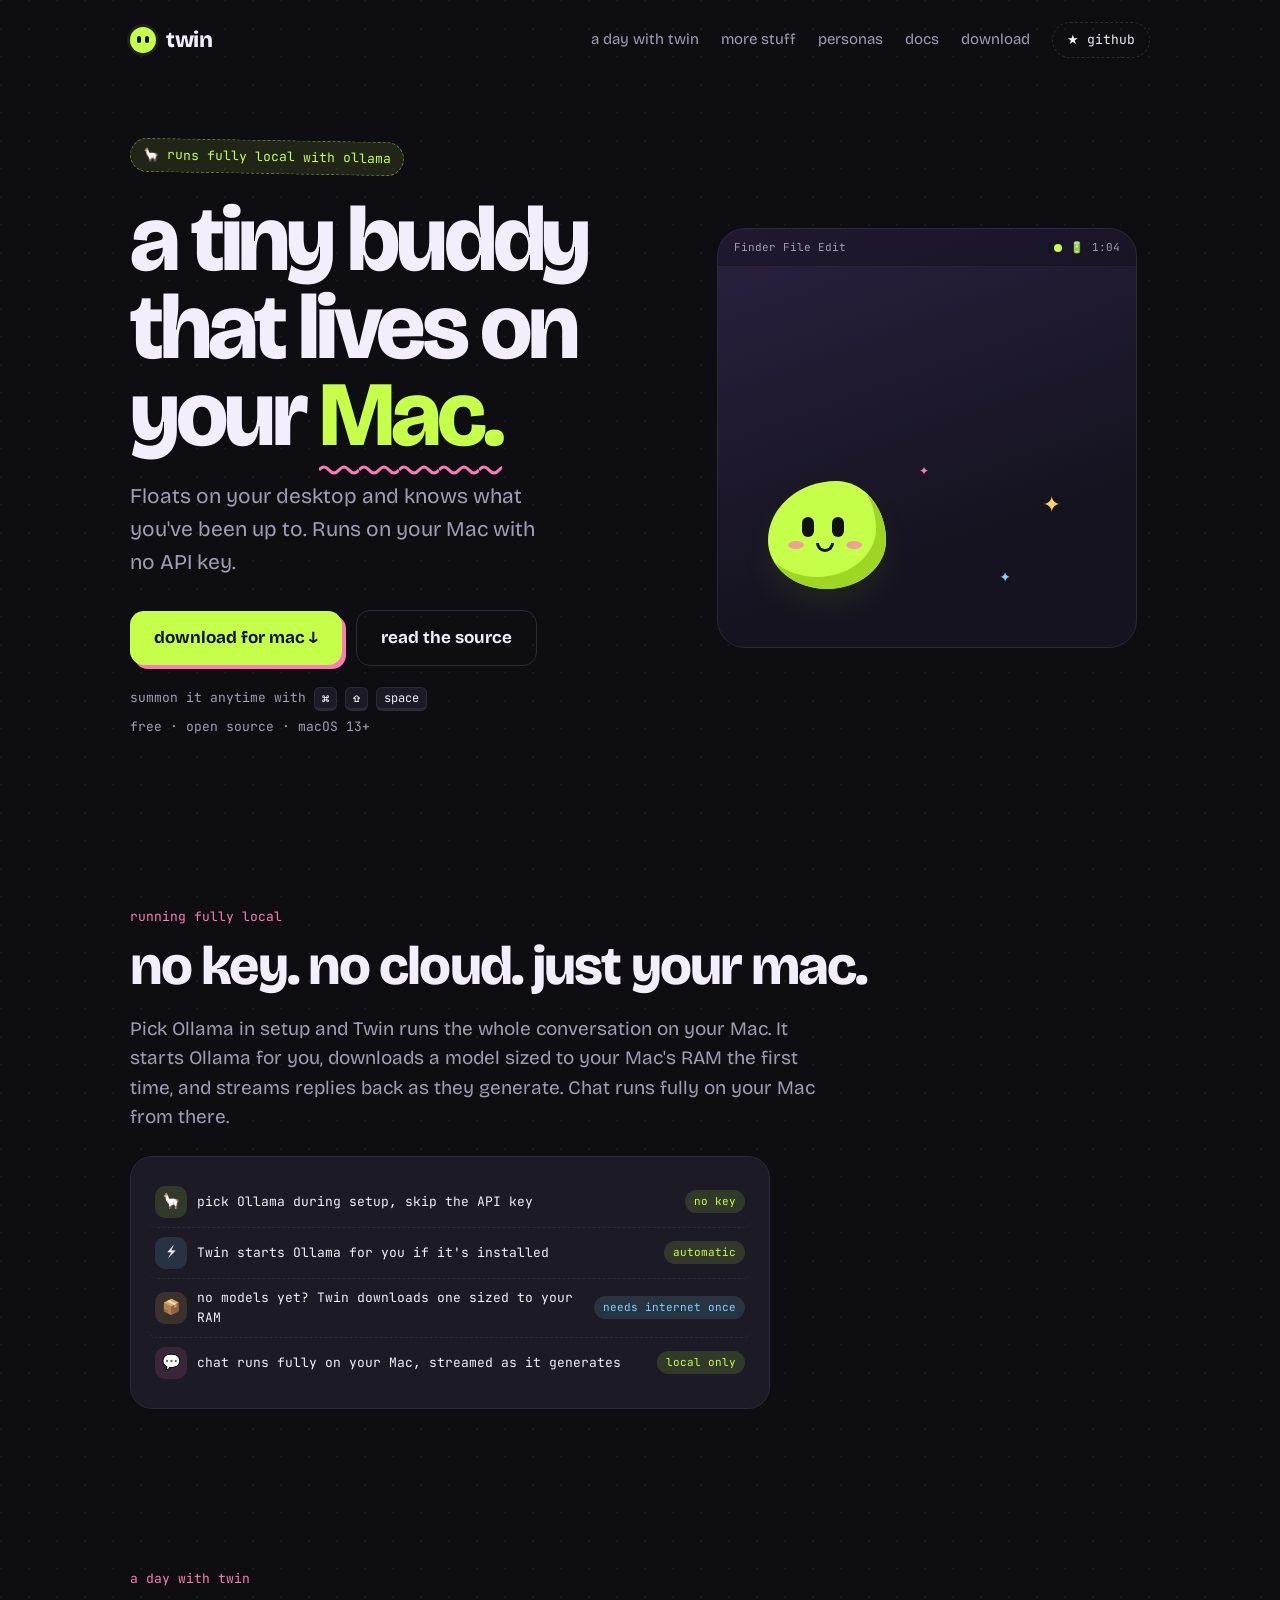
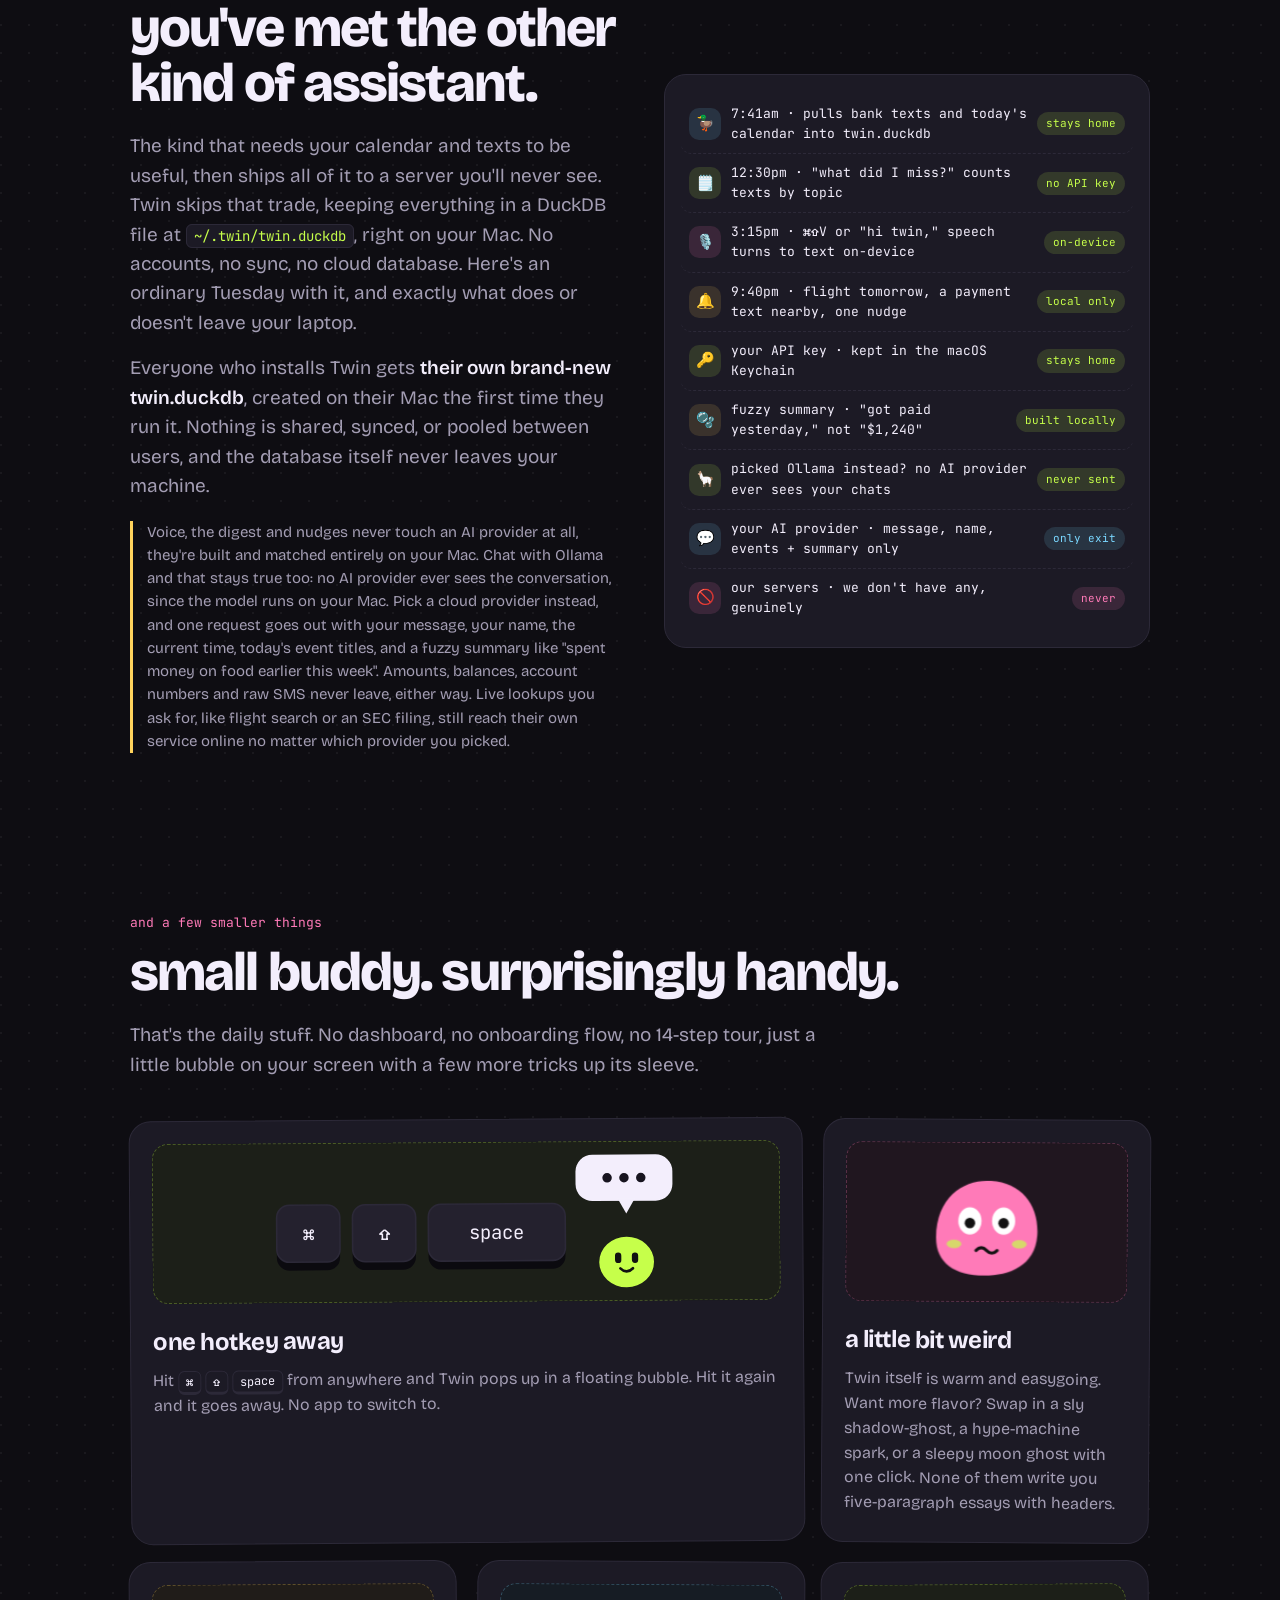
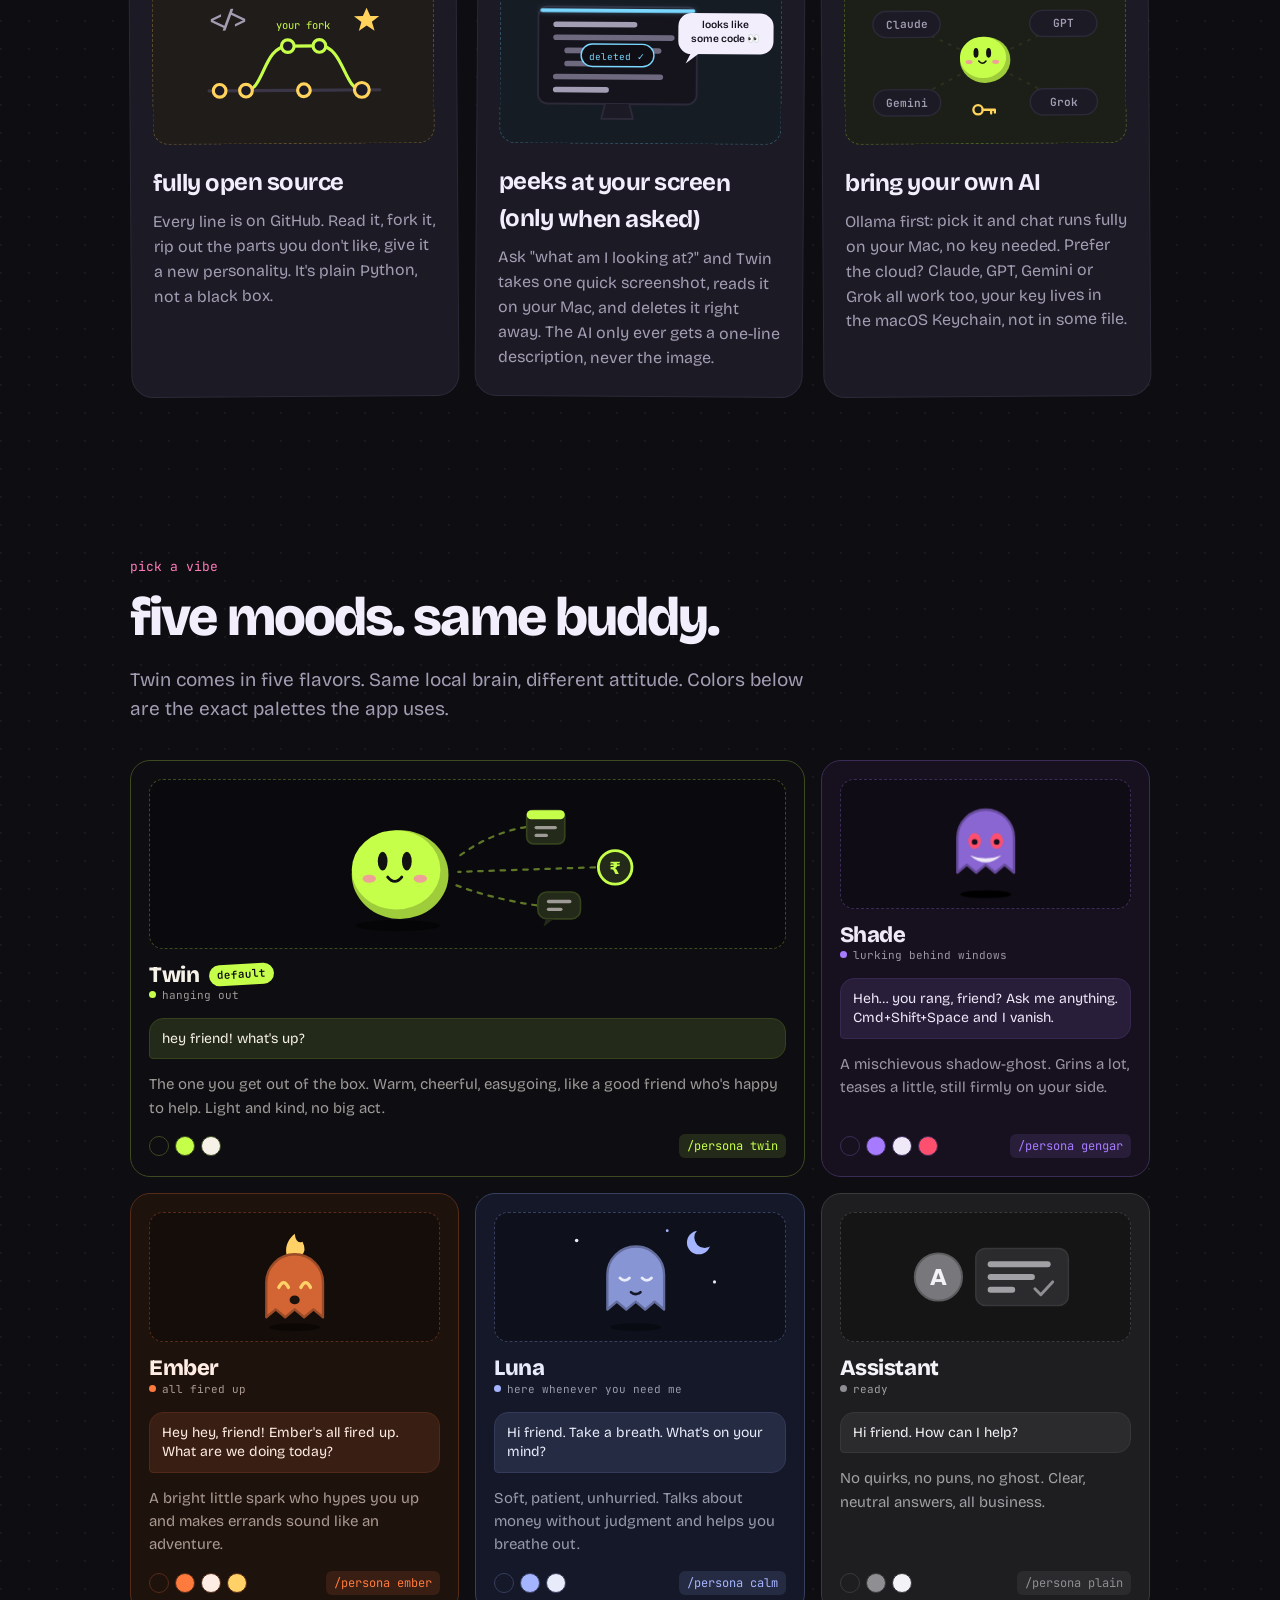
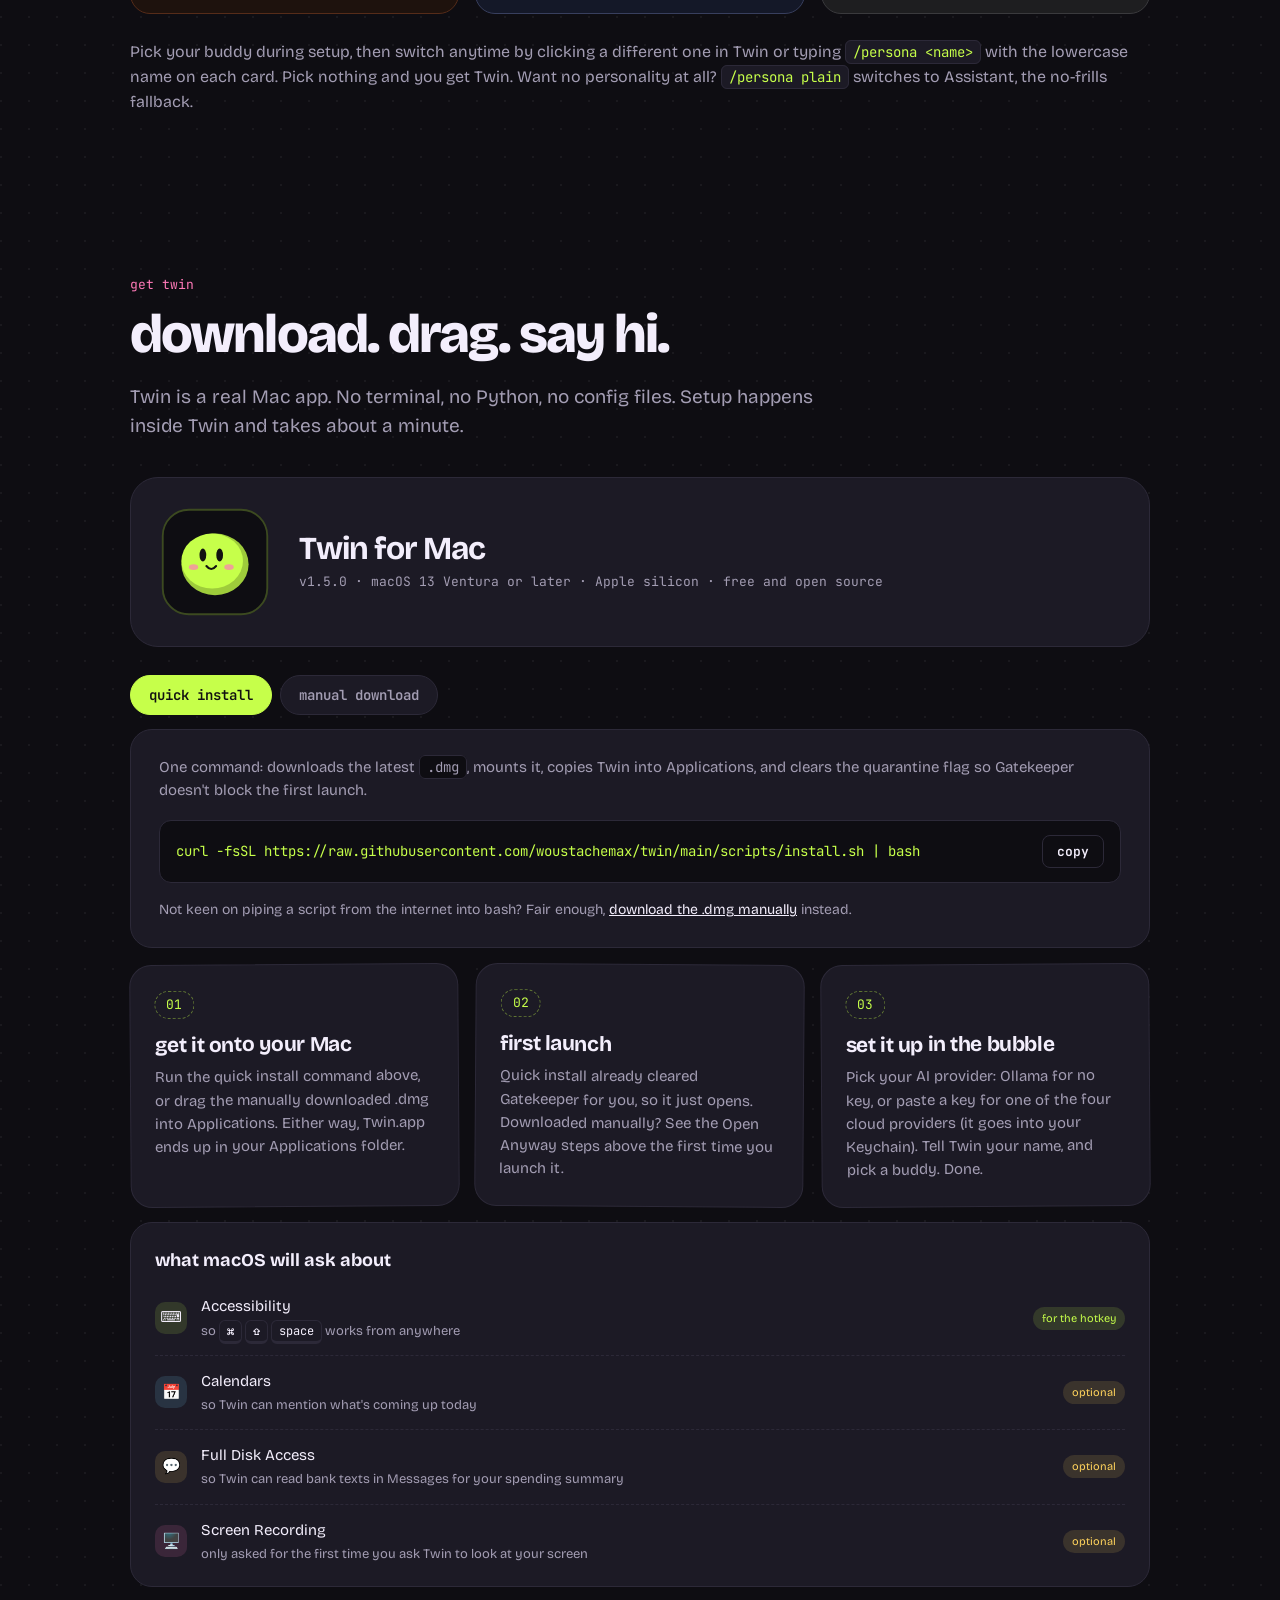
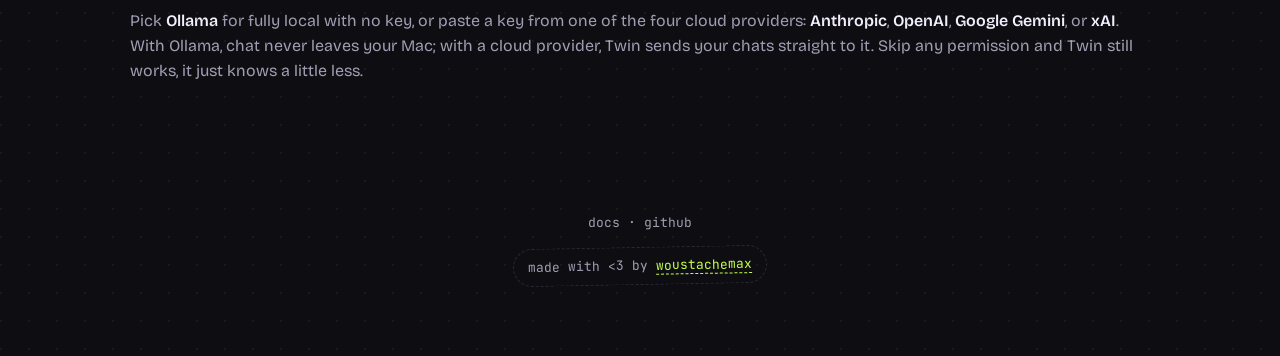
<file: landing/index.html>
<!DOCTYPE html>
<html lang="en">
<head>
<meta charset="UTF-8">
<meta name="viewport" content="width=device-width, initial-scale=1">
<title>Twin</title>
<meta name="description" content="Twin is a local-first AI buddy that floats on your Mac desktop. Pick Ollama and chat runs fully on your Mac with no API key, or bring your own cloud provider. It remembers your day, catches you up on your texts, talks back by voice, and nudges you before you forget, all on-device with DuckDB.">
<link id="favicon" rel="icon" type="image/svg+xml" href="data:image/svg+xml,%3Csvg xmlns='http://www.w3.org/2000/svg' viewBox='0 0 64 64'%3E%3Cellipse cx='32' cy='33' rx='29' ry='27' fill='%23c6ff4a'/%3E%3Crect x='20' y='20' width='7' height='13' rx='3.5' fill='%23111'/%3E%3Crect x='37' y='20' width='7' height='13' rx='3.5' fill='%23111'/%3E%3Cellipse cx='15' cy='38' rx='5' ry='3' fill='%23ff7ab8'/%3E%3Cellipse cx='49' cy='38' rx='5' ry='3' fill='%23ff7ab8'/%3E%3Cpath d='M27 39 Q32 45 37 39' fill='none' stroke='%23111' stroke-width='3' stroke-linecap='round'/%3E%3C/svg%3E">
<link rel="preconnect" href="https://fonts.googleapis.com">
<link rel="preconnect" href="https://fonts.gstatic.com" crossorigin>
<link href="https://fonts.googleapis.com/css2?family=Bricolage+Grotesque:opsz,wght@12..96,400;12..96,600;12..96,800&family=JetBrains+Mono:wght@400;600&display=swap" rel="stylesheet">
<link rel="stylesheet" href="shared.css">
<style>
* { box-sizing: border-box; margin: 0; padding: 0; }

* { scrollbar-width: none; -ms-overflow-style: none; }
*::-webkit-scrollbar { display: none; }

html { scroll-behavior: smooth; }

body {
  background: var(--bg);
  color: var(--text);
  font-family: var(--sans);
  font-size: 18px;
  line-height: 1.55;
  -webkit-font-smoothing: antialiased;
  overflow-x: hidden;
  background-image: radial-gradient(circle at 1px 1px, #ffffff0d 1px, transparent 0);
  background-size: 28px 28px;
}

a { color: inherit; }

.hero {
  display: grid;
  grid-template-columns: 1.2fr 1fr;
  gap: 40px;
  align-items: center;
  padding: 60px 0 90px;
}

.badge {
  display: inline-flex;
  align-items: center;
  gap: 8px;
  font-family: var(--mono);
  font-size: 13px;
  background: #ffd35c1a;
  color: var(--sun);
  border: 1px dashed #ffd35c66;
  padding: 6px 12px;
  border-radius: 999px;
  transform: rotate(-1.5deg);
  margin-bottom: 22px;
}

.badge-local {
  background: #c6ff4a1a;
  color: var(--lime);
  border: 1px dashed #c6ff4a66;
  transform: rotate(1deg);
}

h1 {
  font-size: clamp(48px, 8vw, 92px);
  line-height: 0.95;
  font-weight: 800;
  letter-spacing: -0.045em;
  margin-bottom: 22px;
}

h1 .squiggle {
  color: var(--lime);
  position: relative;
  white-space: nowrap;
}

h1 .squiggle::after {
  content: "";
  position: absolute;
  left: 0;
  right: 0;
  bottom: -6px;
  height: 12px;
  background: url("data:image/svg+xml,%3Csvg xmlns='http://www.w3.org/2000/svg' viewBox='0 0 40 12'%3E%3Cpath d='M0 6 Q5 0 10 6 T20 6 T30 6 T40 6' fill='none' stroke='%23ff7ab8' stroke-width='3'/%3E%3C/svg%3E") repeat-x;
  background-size: 40px 12px;
}

.tagline {
  font-size: 21px;
  color: var(--muted);
  max-width: 30ch;
  margin-bottom: 32px;
}

.tagline b { color: var(--text); font-weight: 600; }

.cta-row { display: flex; gap: 14px; flex-wrap: wrap; align-items: center; }

.btn {
  display: inline-flex;
  align-items: center;
  gap: 8px;
  padding: 14px 24px;
  border-radius: 14px;
  font-weight: 700;
  font-size: 17px;
  text-decoration: none;
  transition: transform 0.15s ease, box-shadow 0.15s ease;
}

.btn-primary {
  background: var(--lime);
  color: #111;
  box-shadow: 4px 4px 0 var(--pink);
}

.btn-primary:hover { transform: translate(-2px, -3px) scale(1.03); box-shadow: 6px 7px 0 var(--pink); }
.btn:active { transform: translateY(0) scale(0.98); }

.btn-ghost { border: 1.5px solid var(--line); color: var(--text); }
.btn-ghost:hover { border-color: var(--muted); transform: translateY(-3px) scale(1.03); }

.hint {
  font-family: var(--mono);
  font-size: 13px;
  color: var(--muted);
  margin-top: 22px;
}

.hint-meta { display: block; margin-top: 8px; }

kbd {
  font-family: var(--mono);
  font-size: 12px;
  background: var(--card);
  border: 1px solid var(--line);
  border-bottom-width: 3px;
  border-radius: 6px;
  padding: 2px 7px;
  color: var(--text);
}

.stage {
  position: relative;
  aspect-ratio: 1 / 1;
  max-width: 420px;
  width: 100%;
  justify-self: center;
  border-radius: 28px;
  background: linear-gradient(160deg, #2a2140, #151320 70%);
  border: 1px solid var(--line);
  overflow: hidden;
}

.menubar {
  display: flex;
  justify-content: space-between;
  padding: 10px 16px;
  font-family: var(--mono);
  font-size: 11px;
  color: var(--muted);
  background: #00000040;
  border-bottom: 1px solid #ffffff0d;
}

.mb-right { display: flex; align-items: center; gap: 8px; }

.mb-icon {
  position: relative;
  width: 8px;
  height: 8px;
  border-radius: 50%;
  background: var(--lime);
  animation: heroMbPress 16s ease-in-out infinite;
}

.mb-icon-ring {
  position: absolute;
  inset: -6px;
  border-radius: 50%;
  border: 1.5px solid var(--lime);
  opacity: 0;
  animation: heroMbRing 16s ease-out infinite;
}

.chat-cycle {
  position: absolute;
  top: 15%;
  left: 8%;
  right: 10%;
  height: 60%;
}

.msg { position: absolute; top: 0; left: 0; right: 0; opacity: 0; }

.msg-q { display: flex; justify-content: flex-end; }

.bubble-q {
  display: inline-block;
  max-width: 100%;
  background: #c6ff4a1f;
  border: 1px solid #c6ff4a4d;
  color: var(--lime);
  font-family: var(--mono);
  font-size: 13px;
  padding: 8px 14px;
  border-radius: 14px 14px 4px 14px;
}

.type-text {
  display: inline-block;
  overflow: hidden;
  white-space: nowrap;
  vertical-align: bottom;
  width: 0;
  border-right: 2px solid var(--lime);
}

.qa .type-text { animation: heroTypeA 16s steps(14, end) infinite; }
.qb .type-text { animation: heroTypeB 16s steps(24, end) infinite; }

.qa { animation: heroFadeQA 16s ease infinite; }
.qb { animation: heroFadeQB 16s ease infinite; }

.msg-a {
  top: 50px;
  background: var(--text);
  color: #17141f;
  padding: 13px 16px;
  border-radius: 18px 18px 18px 6px;
  font-size: 15px;
  line-height: 1.4;
  box-shadow: 0 12px 30px #00000066;
}

.aa { animation: heroPopAA 16s ease infinite; }
.ab { animation: heroPopAB 16s ease infinite; }

.tool-chip {
  position: absolute;
  top: 48px;
  left: 0;
  font-family: var(--mono);
  font-size: 11px;
  color: var(--sky);
  background: #7ad7ff1a;
  border: 1px dashed #7ad7ff55;
  padding: 5px 10px;
  border-radius: 999px;
  opacity: 0;
  animation: heroFadeChip 16s ease infinite;
}

.blob {
  position: absolute;
  bottom: 14%;
  left: 12%;
  width: 118px;
  height: 108px;
  background: var(--lime);
  border-radius: 58% 42% 50% 50% / 55% 55% 45% 45%;
  animation: bob 3.2s ease-in-out infinite;
  box-shadow: inset -10px -12px 0 #9ed624, 0 16px 32px #c6ff4a12;
}

.blob .eye {
  position: absolute;
  top: 36px;
  width: 12px;
  height: 20px;
  background: #111;
  border-radius: 8px;
  animation: blink 4.5s infinite;
}

.blob .eye.l { left: 34px; }
.blob .eye.r { left: 64px; }

.blob .cheek {
  position: absolute;
  top: 60px;
  width: 16px;
  height: 8px;
  border-radius: 50%;
  background: var(--pink);
  opacity: 0.7;
}

.blob .cheek.l { left: 20px; }
.blob .cheek.r { left: 78px; }

.blob .mouth {
  position: absolute;
  top: 62px;
  left: 48px;
  width: 18px;
  height: 9px;
  border: 3px solid #111;
  border-top: none;
  border-radius: 0 0 14px 14px;
}

.sparkle {
  position: absolute;
  color: var(--sun);
  font-size: 22px;
  animation: twinkle 2.4s ease-in-out infinite;
}

.sparkle.s1 { right: 18%; bottom: 30%; }
.sparkle.s2 { right: 30%; bottom: 14%; font-size: 14px; color: var(--sky); animation-delay: 0.8s; }
.sparkle.s3 { left: 48%; bottom: 40%; font-size: 12px; color: var(--pink); animation-delay: 1.4s; }

@keyframes bob {
  0%, 100% { transform: translateY(0) rotate(-2deg); }
  50% { transform: translateY(-8px) rotate(1.5deg); }
}

@keyframes blink {
  0%, 92%, 100% { transform: scaleY(1); }
  95% { transform: scaleY(0.1); }
}

@keyframes twinkle {
  0%, 100% { opacity: 0.2; transform: scale(0.8); }
  50% { opacity: 1; transform: scale(1.15) rotate(20deg); }
}

@keyframes heroMbPress {
  0%, 0.5%, 50%, 100% { transform: scale(1); }
  1.5% { transform: scale(0.7); }
  3% { transform: scale(1); }
  51% { transform: scale(0.7); }
  52.5% { transform: scale(1); }
}

@keyframes heroMbRing {
  0%, 0.5% { opacity: 0; transform: scale(0.6); }
  1.5% { opacity: 0.8; transform: scale(1); }
  6%, 50%, 50.5% { opacity: 0; transform: scale(0.6); }
  51.5% { opacity: 0.8; transform: scale(1); }
  56% { opacity: 0; transform: scale(1.6); }
}

@keyframes heroFadeQA {
  0%, 100% { opacity: 0; }
  1% { opacity: 1; }
  44% { opacity: 1; }
  47% { opacity: 0; }
}

@keyframes heroTypeA {
  0%, 1% { width: 0; border-color: var(--lime); }
  15% { width: 14ch; border-color: var(--lime); }
  16% { border-color: transparent; }
  44% { width: 14ch; }
  47%, 100% { width: 0; border-color: transparent; }
}

@keyframes heroPopAA {
  0%, 20%, 100% { opacity: 0; transform: scale(0.7) translateY(10px); }
  25%, 44% { opacity: 1; transform: scale(1) translateY(0); }
  47% { opacity: 0; transform: scale(0.9) translateY(6px); }
}

@keyframes heroFadeQB {
  0%, 52%, 100% { opacity: 0; }
  53% { opacity: 1; }
  92% { opacity: 1; }
  96% { opacity: 0; }
}

@keyframes heroTypeB {
  0%, 52% { width: 0; border-color: var(--lime); }
  70% { width: 24ch; border-color: var(--lime); }
  71% { border-color: transparent; }
  92% { width: 24ch; }
  96%, 100% { width: 0; border-color: transparent; }
}

@keyframes heroFadeChip {
  0%, 68%, 100% { opacity: 0; }
  70%, 78% { opacity: 1; }
  81% { opacity: 0; }
}

@keyframes heroPopAB {
  0%, 76%, 100% { opacity: 0; transform: scale(0.7) translateY(10px); }
  80%, 92% { opacity: 1; transform: scale(1) translateY(0); }
  96% { opacity: 0; transform: scale(0.9) translateY(6px); }
}

section { padding: 80px 0; }

.eyebrow {
  font-family: var(--mono);
  font-size: 13px;
  color: var(--pink);
  text-transform: lowercase;
  margin-bottom: 12px;
}

h2 {
  font-size: clamp(34px, 5vw, 54px);
  line-height: 1.02;
  letter-spacing: -0.035em;
  font-weight: 800;
  margin-bottom: 20px;
}

.lede { color: var(--muted); max-width: 58ch; font-size: 19px; }
.lede.yours { margin-top: 16px; }
.lede b { color: var(--text); font-weight: 600; }

.local-grid {
  display: grid;
  grid-template-columns: 1fr 1fr;
  gap: 48px;
  align-items: center;
}

.flow {
  background: var(--card);
  border: 1px solid var(--line);
  border-radius: var(--radius);
  padding: 20px 24px;
  font-family: var(--mono);
  font-size: 13px;
}

.flow-narrow { max-width: 640px; margin-top: 24px; }

.flow-row {
  display: flex;
  align-items: center;
  gap: 10px;
  padding: 9px 8px;
  margin: 0 -8px;
  border-bottom: 1px dashed var(--line);
  border-radius: 10px;
  transition: background-color 0.15s ease, transform 0.15s ease;
}

.flow-row:last-child { border-bottom: none; }

.flow-row:hover {
  background-color: #ffffff0a;
  transform: translateX(2px);
}

.flow-icon {
  flex: none;
  width: 32px;
  height: 32px;
  border-radius: 10px;
  display: grid;
  place-items: center;
  font-size: 15px;
  transition: transform 0.15s ease;
}

.flow-row:hover .flow-icon { transform: scale(1.1) rotate(-4deg); }

.flow-row .label { flex: 1; }

.tag {
  font-size: 11px;
  padding: 3px 9px;
  border-radius: 999px;
  white-space: nowrap;
  transition: transform 0.15s ease;
}

.flow-row:hover .tag { transform: scale(1.06); }

.tag.stay { background: #c6ff4a22; color: var(--lime); }
.tag.go { background: #7ad7ff22; color: var(--sky); }
.tag.never { background: #ff7ab822; color: var(--pink); }

.fineprint {
  margin-top: 20px;
  font-size: 15px;
  color: var(--muted);
  border-left: 3px solid var(--sun);
  padding-left: 14px;
}

.features {
  display: grid;
  grid-template-columns: repeat(6, 1fr);
  gap: 18px;
  margin-top: 40px;
}

.feature {
  background: var(--card);
  border: 1px solid var(--line);
  border-radius: var(--radius);
  padding: 22px 22px 26px;
  transition: transform 0.25s cubic-bezier(.2, 1.4, .4, 1), border-color 0.2s ease, box-shadow 0.25s ease;
}

.feature:nth-child(odd) { transform: rotate(-0.4deg); }
.feature:nth-child(even) { transform: rotate(0.4deg); }
.feature:hover {
  transform: rotate(0) translateY(-6px);
  border-color: var(--accent);
  box-shadow: 0 14px 30px -20px color-mix(in srgb, var(--accent) 16%, transparent);
}

.f-hotkey { grid-column: span 4; }
.f-weird, .f-source { grid-column: span 2; }
.f-screen, .f-providers { grid-column: span 2; }

.art {
  height: 160px;
  border-radius: 16px;
  margin-bottom: 20px;
  background: color-mix(in srgb, var(--accent) 7%, #0f0e14);
  border: 1px dashed color-mix(in srgb, var(--accent) 28%, transparent);
  overflow: hidden;
}

.art svg { width: 100%; height: 100%; display: block; }
.art svg * { transform-box: fill-box; transform-origin: center; }

.feature h3 { font-size: 24px; letter-spacing: -0.02em; margin-bottom: 8px; }
.feature p { color: var(--muted); font-size: 16px; }

.key-base { fill: #0b0a0f; }
.key-cap { fill: #24212e; stroke: var(--line); stroke-width: 1.5; animation: keylit 3s infinite; }
.key-top { animation: press 3s infinite; }
.key-label { font-family: var(--mono); font-size: 18px; fill: var(--text); text-anchor: middle; dominant-baseline: central; }
.k2 .key-top, .k2 .key-cap { animation-delay: 0.25s; }
.k3 .key-top, .k3 .key-cap { animation-delay: 0.5s; }
.bub { transform-origin: 50% 100%; animation: bubpop 3s infinite; }
.bub-fill { fill: var(--text); }
.dot { fill: #17141f; animation: dotjump 0.9s ease-in-out infinite; }
.d2 { animation-delay: 0.15s; }
.d3 { animation-delay: 0.3s; }
.hop { animation: hop 3s infinite; }
.f-hotkey:hover .key-top, .f-hotkey:hover .key-cap, .f-hotkey:hover .bub, .f-hotkey:hover .hop { animation-duration: 1.6s; }

.drop { animation: drop 2.8s cubic-bezier(.5, 0, .7, 1) infinite both; }
.dr2 { animation-delay: 0.7s; }
.dr3 { animation-delay: 1.4s; }
.dr4 { animation-delay: 2.1s; }
.db-body { fill: color-mix(in srgb, var(--sky) 14%, transparent); stroke: var(--sky); stroke-width: 2; }
.db-ring { fill: none; stroke: var(--sky); stroke-opacity: 0.45; stroke-width: 2; }
.lid { fill: var(--sky); stroke: var(--sky); stroke-width: 2; animation: lid 1.4s ease-in-out infinite; }
.duck { transform-origin: 50% 100%; animation: duck 1.6s ease-in-out infinite alternate; }
.caption { font-family: var(--mono); font-size: 11px; fill: var(--muted); text-anchor: middle; }

.wob { animation: wob 2.6s ease-in-out infinite; }
.f-weird:hover .squish { animation: squish 0.7s cubic-bezier(.2, 1.6, .4, 1); }
.eyes { animation: blink 4s infinite; }
.look { animation: look 5s ease-in-out infinite; }
.tracking .look { animation: none; }
.mouth-o { opacity: 0; transition: opacity 0.15s ease; }
.mouth-s { transition: opacity 0.15s ease; }
.f-weird:hover .mouth-o { opacity: 1; }
.f-weird:hover .mouth-s { opacity: 0; }
.fl { font-family: var(--sans); font-weight: 800; animation: floatup 2.4s ease-out infinite both; }
.fl2 { animation-delay: 0.8s; }
.fl3 { animation-delay: 1.6s; }

.trunk { fill: none; stroke: #3a3647; stroke-width: 3; stroke-linecap: round; }
.branch { fill: none; stroke: var(--lime); stroke-width: 3; stroke-linecap: round; stroke-dasharray: 1; animation: draw 3.6s ease-in-out infinite; }
.commit { fill: var(--card); stroke: var(--sun); stroke-width: 3; }
.commit.new { stroke: var(--lime); }
.cA { animation: cA 3.6s infinite; }
.cB { animation: cB 3.6s infinite; }
.cC { animation: cC 3.6s infinite; }
.fork-label { font-family: var(--mono); font-size: 10px; fill: var(--lime); text-anchor: middle; }
.star { fill: var(--sun); animation: spin 6s linear infinite; }
.f-source:hover .star { animation-duration: 1s; }
.sc-scan { animation: scan 5s ease-in-out infinite; filter: drop-shadow(0 0 3px #7ad7ff55); }
.sc-flash { opacity: 0; animation: flash 5s ease-out infinite; }
.sc-lines { animation: lines 5s ease-in-out infinite; }
.sc-gone { animation: gone 5s ease-in-out infinite; }
.sc-bub { transform-origin: 0% 100%; animation: scbub 5s cubic-bezier(.2, 1.4, .4, 1) infinite; }
.f-screen:hover .sc-scan, .f-screen:hover .sc-flash, .f-screen:hover .sc-lines, .f-screen:hover .sc-gone, .f-screen:hover .sc-bub { animation-duration: 2.5s; }
.pv-chip rect { fill: var(--card); stroke: var(--line); stroke-width: 1.5; animation: chiplit 4s ease-in-out infinite; }
.pv-chip text { font-family: var(--mono); font-size: 12px; font-weight: 600; fill: var(--muted); text-anchor: middle; dominant-baseline: central; animation: chiptext 4s ease-in-out infinite; }
.pv-line { fill: none; stroke: var(--lime); stroke-width: 2; stroke-dasharray: 4 6; stroke-opacity: 0.08; animation: linelit 4s ease-in-out infinite, flow 1.2s linear infinite; }
.pv-chip.c2 rect, .pv-chip.c2 text, .pv-line.l2 { animation-delay: 1s; }
.pv-chip.c3 rect, .pv-chip.c3 text, .pv-line.l3 { animation-delay: 2s; }
.pv-chip.c4 rect, .pv-chip.c4 text, .pv-line.l4 { animation-delay: 3s; }
.pv-key { animation: keyjiggle 2s ease-in-out infinite; }
.f-providers:hover .pv-chip rect, .f-providers:hover .pv-chip text, .f-providers:hover .tw-hop { animation-duration: 2s; }
.f-providers:hover .pv-line { animation-duration: 2s, 0.5s; }
.brk { font-family: var(--mono); font-size: 22px; font-weight: 600; fill: var(--muted); animation: brk 2s ease-in-out infinite; }

@keyframes press { 0% { transform: translateY(0); } 3% { transform: translateY(7px); } 9%, 100% { transform: translateY(0); } }
@keyframes keylit { 0% { fill: #24212e; } 3% { fill: #4b5f1a; } 14%, 100% { fill: #24212e; } }
@keyframes bubpop {
  0%, 20% { transform: scale(0); opacity: 0; }
  27% { transform: scale(1.12); opacity: 1; }
  31%, 82% { transform: scale(1); opacity: 1; }
  90%, 100% { transform: scale(0); opacity: 0; }
}
@keyframes dotjump { 0%, 100% { transform: translateY(0); } 50% { transform: translateY(-4px); } }
@keyframes hop { 0%, 20% { transform: translateY(0); } 25% { transform: translateY(-12px); } 31%, 100% { transform: translateY(0); } }
@keyframes drop {
  0% { transform: translateY(0) scale(1); opacity: 0; }
  10% { opacity: 1; }
  70% { transform: translateY(96px) scale(0.7); opacity: 1; }
  80%, 100% { transform: translateY(104px) scale(0.2); opacity: 0; }
}
@keyframes lid { 0%, 100% { fill-opacity: 0.2; } 50% { fill-opacity: 0.5; } }
@keyframes duck { from { transform: rotate(-8deg); } to { transform: rotate(8deg); } }
@keyframes wob { 0%, 100% { transform: translateY(0) rotate(-3deg); } 50% { transform: translateY(-6px) rotate(3deg); } }
@keyframes squish { 0% { transform: scale(1, 1); } 30% { transform: scale(1.15, 0.85); } 60% { transform: scale(0.92, 1.08); } 100% { transform: scale(1, 1); } }
@keyframes look {
  0%, 20% { transform: translate(0, 0); }
  25%, 45% { transform: translate(4px, -2px); }
  50%, 70% { transform: translate(-4px, 1px); }
  75%, 95% { transform: translate(0, 3px); }
  100% { transform: translate(0, 0); }
}
@keyframes floatup {
  0% { transform: translateY(8px) scale(0.6); opacity: 0; }
  20% { transform: translateY(0) scale(1); opacity: 1; }
  75% { opacity: 1; }
  100% { transform: translateY(-20px) scale(1); opacity: 0; }
}
@keyframes draw {
  0%, 5% { stroke-dashoffset: 1; opacity: 1; }
  50%, 86% { stroke-dashoffset: 0; opacity: 1; }
  94%, 100% { stroke-dashoffset: 0; opacity: 0; }
}
@keyframes cA { 0%, 21% { transform: scale(0); } 26% { transform: scale(1.4); } 30%, 86% { transform: scale(1); } 94%, 100% { transform: scale(0); } }
@keyframes cB { 0%, 31% { transform: scale(0); } 36% { transform: scale(1.4); } 40%, 86% { transform: scale(1); } 94%, 100% { transform: scale(0); } }
@keyframes cC { 0%, 49% { transform: scale(0); } 54% { transform: scale(1.5); } 58%, 86% { transform: scale(1); } 94%, 100% { transform: scale(0); } }
@keyframes spin { from { transform: rotate(0) scale(1); } 50% { transform: rotate(180deg) scale(1.25); } to { transform: rotate(360deg) scale(1); } }
@keyframes scan { 0% { transform: translateY(0); opacity: 1; } 30% { transform: translateY(96px); opacity: 1; } 34%, 100% { transform: translateY(96px); opacity: 0; } }
@keyframes flash { 0%, 31% { opacity: 0; } 33% { opacity: 0.7; } 40%, 100% { opacity: 0; } }
@keyframes lines { 0%, 40% { opacity: 1; } 48%, 90% { opacity: 0.12; } 97%, 100% { opacity: 1; } }
@keyframes gone { 0%, 42% { opacity: 0; transform: scale(0.6); } 48% { opacity: 1; transform: scale(1.1); } 52%, 88% { opacity: 1; transform: scale(1); } 94%, 100% { opacity: 0; transform: scale(0.6); } }
@keyframes scbub { 0%, 54% { opacity: 0; transform: scale(0); } 62%, 88% { opacity: 1; transform: scale(1); } 95%, 100% { opacity: 0; transform: scale(0); } }
@keyframes chiplit { 0%, 22% { fill: #2a3a12; stroke: #c6ff4a; } 30%, 100% { fill: #1c1a25; stroke: #2c2938; } }
@keyframes chiptext { 0%, 22% { fill: #c6ff4a; } 30%, 100% { fill: #a39db3; } }
@keyframes linelit { 0%, 22% { stroke-opacity: 0.7; } 30%, 100% { stroke-opacity: 0.08; } }
@keyframes keyjiggle { 0%, 100% { transform: rotate(-8deg); } 50% { transform: rotate(8deg); } }
@keyframes brk { 0%, 100% { letter-spacing: 0; } 50% { letter-spacing: 4px; } }

.dl-card {
  display: flex;
  align-items: center;
  gap: 28px;
  background: var(--card);
  border: 1px solid var(--line);
  border-radius: 28px;
  padding: 28px;
  margin-top: 36px;
}

.dl-icon { width: 112px; height: 112px; flex: none; }
.dl-icon svg { width: 100%; height: 100%; display: block; overflow: visible; }
.dl-icon svg * { transform-box: fill-box; transform-origin: center; }
.dl-card:hover .tw-hop { animation-duration: 1.1s; }

.dl-meta h3 { font-size: 32px; letter-spacing: -0.03em; line-height: 1.1; margin-bottom: 6px; }
.dl-meta p { font-family: var(--mono); font-size: 13px; color: var(--muted); }

.dl-src { font-size: 14px; color: var(--muted); }
.dl-src a { color: var(--text); }

.install-tabs { display: flex; gap: 8px; margin-top: 28px; }

.install-tab {
  font-family: var(--mono);
  font-size: 14px;
  font-weight: 600;
  color: var(--muted);
  background: var(--card);
  border: 1px solid var(--line);
  border-radius: 999px;
  padding: 10px 18px;
  cursor: pointer;
  transition: color 0.15s ease, border-color 0.15s ease, background 0.15s ease;
}

.install-tab:hover { color: var(--text); border-color: var(--muted); }

.install-tab.active {
  color: #111;
  background: var(--lime);
  border-color: var(--lime);
}

.install-panel {
  background: var(--card);
  border: 1px solid var(--line);
  border-radius: var(--radius);
  padding: 26px 28px;
  margin-top: 14px;
}

.install-lede { color: var(--muted); font-size: 15px; margin-bottom: 18px; }
.install-lede code { font-family: var(--mono); font-size: 14px; background: var(--bg); border: 1px solid var(--line); padding: 2px 7px; border-radius: 6px; }

.cmd-row {
  display: flex;
  align-items: center;
  gap: 10px;
  background: var(--bg);
  border: 1px solid var(--line);
  border-radius: 12px;
  padding: 14px 16px;
  margin-bottom: 16px;
  overflow-x: auto;
}

.cmd-row code { font-family: var(--mono); font-size: 14px; color: var(--lime); white-space: pre; flex: 1; }

.copy-btn {
  flex: none;
  font-family: var(--mono);
  font-size: 13px;
  font-weight: 600;
  color: var(--text);
  background: transparent;
  border: 1px solid var(--line);
  border-radius: 8px;
  padding: 7px 14px;
  cursor: pointer;
  transition: border-color 0.15s ease, color 0.15s ease;
}

.copy-btn:hover, .copy-btn.copied { border-color: var(--lime); color: var(--lime); }

.manual-actions { display: flex; align-items: center; gap: 14px; flex-wrap: wrap; margin-bottom: 20px; }

.manual-steps {
  list-style: none;
  counter-reset: manual-step;
  display: flex;
  flex-direction: column;
  gap: 14px;
  margin-bottom: 16px;
}

.manual-steps li {
  counter-increment: manual-step;
  position: relative;
  padding-left: 36px;
  color: var(--muted);
  font-size: 15px;
}

.manual-steps li::before {
  content: counter(manual-step);
  position: absolute;
  left: 0;
  top: -1px;
  width: 24px;
  height: 24px;
  border-radius: 50%;
  border: 1.5px dashed #c6ff4a66;
  color: var(--lime);
  font-family: var(--mono);
  font-size: 12px;
  display: flex;
  align-items: center;
  justify-content: center;
}

.manual-steps li strong { color: var(--text); }
.manual-steps li code { font-family: var(--mono); font-size: 14px; background: var(--bg); border: 1px solid var(--line); padding: 2px 7px; border-radius: 6px; }

.steps {
  display: grid;
  grid-template-columns: repeat(3, 1fr);
  gap: 16px;
  margin-top: 16px;
}

.step {
  background: var(--card);
  border: 1px solid var(--line);
  border-radius: var(--radius);
  padding: 24px;
  transition: transform 0.25s cubic-bezier(.2, 1.4, .4, 1), border-color 0.2s ease;
}

.step:nth-child(odd) { transform: rotate(-0.4deg); }
.step:nth-child(even) { transform: rotate(0.4deg); }
.step:hover { transform: rotate(0) translateY(-6px); border-color: var(--lime); }

.step-num {
  display: inline-block;
  font-family: var(--mono);
  font-size: 13px;
  color: var(--lime);
  border: 1.5px dashed #c6ff4a66;
  border-radius: 999px;
  padding: 3px 11px;
  margin-bottom: 14px;
}

.step h3 { font-size: 21px; letter-spacing: -0.02em; line-height: 1.2; margin-bottom: 8px; }
.step p { color: var(--muted); font-size: 15px; }

.perms {
  margin-top: 16px;
  background: var(--card);
  border: 1px solid var(--line);
  border-radius: var(--radius);
  padding: 8px 24px;
}

.perms h3 { font-size: 18px; padding: 16px 0 6px; }

.perm-row {
  display: flex;
  align-items: center;
  gap: 14px;
  padding: 14px 0;
  border-bottom: 1px dashed var(--line);
  font-size: 15px;
}

.perm-row:last-child { border-bottom: none; }
.perm-row .label { flex: 1; }
.perm-row .label small { display: block; color: var(--muted); font-size: 13px; margin-top: 2px; }

.tag.opt { background: #ffd35c22; color: var(--sun); }

.need { margin-top: 22px; color: var(--muted); font-size: 16px; }
.need b { color: var(--text); font-weight: 600; }

.persona-grid {
  display: grid;
  grid-template-columns: repeat(3, 1fr);
  gap: 16px;
  margin-top: 36px;
}

.persona {
  background: var(--p-panel);
  border: 1.5px solid var(--p-edge);
  border-radius: 20px;
  padding: 18px;
  color: var(--p-ink);
  display: flex;
  flex-direction: column;
  gap: 14px;
  transition: transform 0.25s cubic-bezier(.2, 1.4, .4, 1), box-shadow 0.25s ease, border-color 0.2s ease;
}

.persona:hover {
  transform: translateY(-6px) rotate(-0.6deg);
  border-color: var(--p-accent);
}

.p-art {
  height: 130px;
  border-radius: 14px;
  background: var(--p-field);
  border: 1px dashed var(--p-edge);
  overflow: hidden;
}

.p-art svg { width: 100%; height: 100%; display: block; }
.p-art svg * { transform-box: fill-box; transform-origin: center; }

.persona.p-twin { grid-column: span 2; }
.p-twin .p-art { height: 170px; }
.p-namerow { display: flex; align-items: center; gap: 10px; }
.p-default {
  font-family: var(--mono);
  font-size: 11px;
  font-weight: 600;
  background: var(--p-accent);
  color: var(--p-panel);
  padding: 2px 8px;
  border-radius: 999px;
  transform: rotate(-3deg);
}

.tw-hop { transform-origin: 50% 100%; animation: bunhop 2.4s ease-in-out infinite; }
.tw-shadow { animation: bunshadow 2.4s ease-in-out infinite; }
.tw-flow { fill: none; stroke: var(--p-accent); stroke-opacity: 0.45; stroke-width: 2; stroke-dasharray: 4 6; stroke-linecap: round; animation: flow 1.2s linear infinite; }
.tw-chip { animation: chipbob 3s ease-in-out infinite; }
.tw-chip.c2 { animation-delay: 0.6s; }
.tw-chip.c3 { animation-delay: 1.2s; }
.tw-heart { font-family: var(--sans); font-weight: 800; animation: floatup 2.6s ease-out infinite both; }
.tw-heart.h2 { animation-delay: 1.3s; }
.p-twin:hover .tw-hop, .p-twin:hover .tw-shadow { animation-duration: 1.1s; }
.p-twin:hover .tw-flow { animation-duration: 0.5s; }

.look-sm { animation: looksm 5s ease-in-out infinite; }
.sh-ghost { animation: phase 4.5s ease-in-out infinite; }
.sh-shadow { animation: shpulse 4.5s ease-in-out infinite; }
.sh-grin { animation: grin 4.5s ease-in-out infinite; }
.p-shade:hover .sh-grin { animation: none; opacity: 1; }
.sh-wisp { animation: wisp 5s ease-in-out infinite both; }
.sh-wisp.w2 { animation-delay: 1.7s; }
.sh-wisp.w3 { animation-delay: 3.3s; }
.sh-heh { font-family: var(--mono); font-size: 12px; animation: floatup 3s ease-out infinite both; animation-delay: 1.6s; }

.em-bounce { transform-origin: 50% 100%; animation: bounce 1.2s ease-in-out infinite; }
.em-shadow { animation: emshadow 1.2s ease-in-out infinite; }
.em-flame { transform-origin: 50% 100%; animation: flicker 0.35s ease-in-out infinite alternate; }
.em-spark { animation: rise 2s ease-out infinite both; }
.em-spark.s2 { animation-delay: 0.4s; }
.em-spark.s3 { animation-delay: 0.8s; }
.em-spark.s4 { animation-delay: 1.2s; }
.em-spark.s5 { animation-delay: 1.6s; }
.p-ember:hover .em-bounce, .p-ember:hover .em-shadow { animation-duration: 0.6s; }
.p-ember:hover .em-spark { animation-duration: 1s; }

.lu-breathe { animation: breathe 4s ease-in-out infinite; }
.lu-shadow { animation: lushadow 4s ease-in-out infinite; }
.lu-moon { animation: sway 6s ease-in-out infinite; }
.lu-star { animation: twinkle 2.8s ease-in-out infinite; }
.lu-star.t2 { animation-delay: 0.9s; }
.lu-star.t3 { animation-delay: 1.8s; }
.lu-z { font-family: var(--sans); font-weight: 800; animation: floatup 3.2s ease-out infinite both; }
.lu-z.z2 { animation-delay: 1.6s; }
.lu-open { opacity: 0; transition: opacity 0.2s ease; }
.lu-closed { transition: opacity 0.2s ease; }
.p-luna:hover .lu-open { opacity: 1; }
.p-luna:hover .lu-closed, .p-luna:hover .lu-z { opacity: 0; visibility: hidden; }

.as-line { transform-origin: 0% 50%; }
.as-line.l1 { animation: typeA 4s ease-out infinite; }
.as-line.l2 { animation: typeB 4s ease-out infinite; }
.as-line.l3 { animation: typeC 4s ease-out infinite; }
.as-check { stroke-dasharray: 1; animation: check 4s ease-out infinite; }
.as-mono { animation: nod 4s ease-in-out infinite; }
.p-assistant:hover .as-line.l1, .p-assistant:hover .as-line.l2, .p-assistant:hover .as-line.l3, .p-assistant:hover .as-check, .p-assistant:hover .as-mono { animation-duration: 2s; }

.p-name { font-size: 22px; font-weight: 800; letter-spacing: -0.02em; line-height: 1.1; }
.p-status { font-family: var(--mono); font-size: 11px; color: var(--p-muted); }
.p-status::before {
  content: "";
  display: inline-block;
  width: 7px;
  height: 7px;
  border-radius: 50%;
  background: var(--p-accent);
  margin-right: 6px;
  vertical-align: 1px;
}

.p-bubble {
  background: var(--p-bubble);
  border: 1px solid var(--p-bubble-edge);
  border-radius: 14px 14px 14px 4px;
  padding: 10px 12px;
  font-size: 14px;
  line-height: 1.4;
}

.p-desc { font-size: 15px; color: var(--p-muted); flex: 1; }

.p-foot { display: flex; align-items: center; justify-content: space-between; gap: 10px; flex-wrap: wrap; }

.swatches { display: flex; gap: 6px; }

.swatch {
  width: 20px;
  height: 20px;
  border-radius: 50%;
  border: 1.5px solid var(--p-edge);
  position: relative;
  cursor: default;
  transition: transform 0.15s ease;
}

.swatch:hover { transform: scale(1.25); }

.swatch::after {
  content: attr(data-hex);
  position: absolute;
  bottom: calc(100% + 6px);
  left: 50%;
  transform: translateX(-50%);
  font-family: var(--mono);
  font-size: 10px;
  background: #000;
  color: #fff;
  padding: 2px 6px;
  border-radius: 5px;
  white-space: nowrap;
  opacity: 0;
  pointer-events: none;
  transition: opacity 0.15s ease;
}

.swatch:hover::after { opacity: 1; }

.p-cmd {
  font-family: var(--mono);
  font-size: 12px;
  color: var(--p-accent);
  background: var(--p-bubble);
  border-radius: 6px;
  padding: 3px 8px;
}

.persona-note {
  margin-top: 26px;
  font-size: 16px;
  color: var(--muted);
}

.persona-note code, .lede code, .fineprint code, .step p code {
  font-family: var(--mono);
  font-size: 14px;
  background: var(--card);
  border: 1px solid var(--line);
  padding: 2px 7px;
  border-radius: 6px;
  color: var(--lime);
}

@keyframes bunhop {
  0%, 45%, 100% { transform: translateY(0) scale(1, 1); }
  15% { transform: translateY(-9px) scale(0.96, 1.04); }
  27% { transform: translateY(0) scale(1.08, 0.92); }
  35% { transform: translateY(0) scale(1, 1); }
}
@keyframes bunshadow { 0%, 45%, 100% { transform: scaleX(1); } 15% { transform: scaleX(0.75); } 27% { transform: scaleX(1.1); } }
@keyframes flow { to { stroke-dashoffset: -20; } }
@keyframes chipbob { 0%, 100% { transform: translateY(0) rotate(-2deg); } 50% { transform: translateY(-5px) rotate(2deg); } }
@keyframes looksm {
  0%, 20% { transform: translate(0, 0); }
  25%, 45% { transform: translate(1.6px, -0.8px); }
  50%, 70% { transform: translate(-1.6px, 0.6px); }
  75%, 95% { transform: translate(0, 1.2px); }
  100% { transform: translate(0, 0); }
}
@keyframes phase {
  0%, 100% { transform: translateY(0); opacity: 1; }
  40% { transform: translateY(-6px); opacity: 1; }
  52% { transform: translateY(-5px); opacity: 0.2; }
  64% { transform: translateY(-3px); opacity: 1; }
}
@keyframes shpulse { 0%, 100% { transform: scaleX(1); opacity: 0.4; } 40% { transform: scaleX(0.75); opacity: 0.25; } 52% { opacity: 0.08; } 64% { opacity: 0.3; } }
@keyframes grin { 0%, 30% { opacity: 0; transform: scale(0.4); } 38%, 70% { opacity: 1; transform: scale(1); } 78%, 100% { opacity: 0; transform: scale(0.4); } }
@keyframes wisp { 0% { transform: translateX(-12px); opacity: 0; } 30%, 70% { opacity: 0.35; } 100% { transform: translateX(22px); opacity: 0; } }
@keyframes bounce {
  0%, 100% { transform: translateY(0) scale(1, 1); }
  40% { transform: translateY(-10px) scale(0.95, 1.05); }
  55% { transform: translateY(0) scale(1.12, 0.88); }
  65% { transform: translateY(0) scale(1, 1); }
}
@keyframes emshadow { 0%, 100% { transform: scaleX(1); } 40% { transform: scaleX(0.65); } 55% { transform: scaleX(1.15); } 65% { transform: scaleX(1); } }
@keyframes flicker { from { transform: scaleY(0.9) rotate(-6deg); } to { transform: scaleY(1.25) rotate(6deg); } }
@keyframes rise {
  0% { transform: translate(0, 0) scale(1); opacity: 0; }
  15% { opacity: 1; }
  100% { transform: translate(6px, -72px) scale(0.3); opacity: 0; }
}
@keyframes breathe { 0%, 100% { transform: translateY(0) scale(1); } 50% { transform: translateY(-4px) scale(1.05); } }
@keyframes lushadow { 0%, 100% { transform: scaleX(1); } 50% { transform: scaleX(0.85); } }
@keyframes sway { 0%, 100% { transform: rotate(-10deg); } 50% { transform: rotate(10deg); } }
@keyframes typeA { 0%, 5% { transform: scaleX(0); } 20%, 85% { transform: scaleX(1); } 93%, 100% { transform: scaleX(0); } }
@keyframes typeB { 0%, 20% { transform: scaleX(0); } 35%, 85% { transform: scaleX(1); } 93%, 100% { transform: scaleX(0); } }
@keyframes typeC { 0%, 35% { transform: scaleX(0); } 47%, 85% { transform: scaleX(1); } 93%, 100% { transform: scaleX(0); } }
@keyframes check { 0%, 50% { stroke-dashoffset: 1; opacity: 1; } 60%, 85% { stroke-dashoffset: 0; opacity: 1; } 93%, 100% { stroke-dashoffset: 0; opacity: 0; } }
@keyframes nod { 0%, 55%, 100% { transform: translateY(0); } 59% { transform: translateY(4px); } 64% { transform: translateY(0); } }

@media (max-width: 820px) {
  .hero, .local-grid { grid-template-columns: 1fr; }
  .hero { padding: 30px 0 60px; }
  .features { grid-template-columns: 1fr; }
  .features > .feature { grid-column: auto; grid-row: auto; }
  .persona-grid { grid-template-columns: repeat(2, 1fr); }
  .p-twin .p-art { height: 150px; }
  .nav-links a:not(.gh-btn) { display: none; }
  section { padding: 56px 0; }
  .dl-card { flex-direction: column; align-items: flex-start; }
  .cmd-row { flex-direction: column; align-items: stretch; }
  .manual-actions { flex-direction: column; align-items: flex-start; }
  .steps { grid-template-columns: 1fr; }
  .f-screen, .f-providers { grid-column: auto; }
}

@media (max-width: 520px) {
  .stage { aspect-ratio: 4 / 5; }
  .chat-cycle { top: 14%; }
  .msg-a, .msg-q .bubble-q { font-size: 14px; }
  .persona-grid { grid-template-columns: 1fr; }
  .persona.p-twin { grid-column: auto; }
}

@media (prefers-reduced-motion: reduce) {
  *, *::before, *::after { animation: none !important; transition: none !important; }
  .qa, .aa { opacity: 1 !important; }
  .qa .type-text { opacity: 1 !important; width: 14ch !important; border-color: transparent !important; }
  .qb, .ab, .tool-chip { opacity: 0 !important; }
}
</style>
</head>
<body>

<div class="wrap">
  <nav>
    <a href="#" class="logo"><span class="logo-dot"></span>twin</a>
    <div class="nav-links">
      <a href="#day">a day with twin</a>
      <a href="#features">more stuff</a>
      <a href="#personas">personas</a>
      <a href="/docs">docs</a>
      <a href="#get">download</a>
      <a class="gh-btn" href="https://github.com/woustachemax/twin">★ github</a>
    </div>
  </nav>

  <header class="hero">
    <div>
      <span class="badge badge-local">🦙 runs fully local with ollama</span>
      <h1>a tiny buddy that lives on your <span class="squiggle">Mac.</span></h1>
      <p class="tagline">Floats on your desktop and knows what you've been up to. Runs on your Mac with no API key.</p>
      <div class="cta-row">
        <a class="btn btn-primary" href="#get">download for mac ↓</a>
        <a class="btn btn-ghost" href="https://github.com/woustachemax/twin">read the source</a>
      </div>
      <p class="hint">summon it anytime with <kbd>⌘</kbd> <kbd>⇧</kbd> <kbd>space</kbd><span class="hint-meta">free · open source · macOS 13+</span></p>
    </div>

    <div class="stage" aria-hidden="true">
      <div class="menubar">
        <span> Finder  File  Edit</span>
        <span class="mb-right"><span class="mb-icon"><span class="mb-icon-ring"></span></span>🔋 <span id="hero-clock">11:42</span></span>
      </div>

      <div class="chat-cycle">
        <div class="msg msg-q qa"><span class="bubble-q"><span class="type-text">morning brief?</span></span></div>
        <div class="msg msg-a aa">standup at 10, dentist at 2. mom texted twice.</div>

        <div class="msg msg-q qb"><span class="bubble-q"><span class="type-text">check aapl's latest 10-k</span></span></div>
        <div class="tool-chip">📄 reading SEC EDGAR…</div>
        <div class="msg msg-a ab">services revenue hit $96b, up 12% yoy.</div>
      </div>

      <div class="blob">
        <span class="eye l"></span><span class="eye r"></span>
        <span class="cheek l"></span><span class="cheek r"></span>
        <span class="mouth"></span>
      </div>
      <span class="sparkle s1">✦</span>
      <span class="sparkle s2">✦</span>
      <span class="sparkle s3">✦</span>
    </div>
  </header>
</div>

<section id="local">
  <div class="wrap">
    <p class="eyebrow">running fully local</p>
    <h2>no key. no cloud. just your mac.</h2>
    <p class="lede">Pick Ollama in setup and Twin runs the whole conversation on your Mac. It starts Ollama for you, downloads a model sized to your Mac's RAM the first time, and streams replies back as they generate. Chat runs fully on your Mac from there.</p>

    <div class="flow flow-narrow">
      <div class="flow-row">
        <div class="flow-icon" style="background:#c6ff4a22">🦙</div>
        <div class="label">pick Ollama during setup, skip the API key</div>
        <span class="tag stay">no key</span>
      </div>
      <div class="flow-row">
        <div class="flow-icon" style="background:#7ad7ff22">⚡</div>
        <div class="label">Twin starts Ollama for you if it's installed</div>
        <span class="tag stay">automatic</span>
      </div>
      <div class="flow-row">
        <div class="flow-icon" style="background:#ffd35c22">📦</div>
        <div class="label">no models yet? Twin downloads one sized to your RAM</div>
        <span class="tag go">needs internet once</span>
      </div>
      <div class="flow-row">
        <div class="flow-icon" style="background:#ff7ab822">💬</div>
        <div class="label">chat runs fully on your Mac, streamed as it generates</div>
        <span class="tag stay">local only</span>
      </div>
    </div>
  </div>
</section>

<section id="day">
  <div class="wrap local-grid">
    <div>
      <p class="eyebrow">a day with twin</p>
      <h2>you've met the other kind of assistant.</h2>
      <p class="lede">The kind that needs your calendar and texts to be useful, then ships all of it to a server you'll never see. Twin skips that trade, keeping everything in a DuckDB file at <code>~/.twin/twin.duckdb</code>, right on your Mac. No accounts, no sync, no cloud database. Here's an ordinary Tuesday with it, and exactly what does or doesn't leave your laptop.</p>
      <p class="lede yours">Everyone who installs Twin gets <b>their own brand-new twin.duckdb</b>, created on their Mac the first time they run it. Nothing is shared, synced, or pooled between users, and the database itself never leaves your machine.</p>
      <p class="fineprint">Voice, the digest and nudges never touch an AI provider at all, they're built and matched entirely on your Mac. Chat with Ollama and that stays true too: no AI provider ever sees the conversation, since the model runs on your Mac. Pick a cloud provider instead, and one request goes out with your message, your name, the current time, today's event titles, and a fuzzy summary like "spent money on food earlier this week". Amounts, balances, account numbers and raw SMS never leave, either way. Live lookups you ask for, like flight search or an SEC filing, still reach their own service online no matter which provider you picked.</p>
    </div>

    <div class="flow">
      <div class="flow-row">
        <div class="flow-icon" style="background:#7ad7ff22">🦆</div>
        <div class="label">7:41am · pulls bank texts and today's calendar into twin.duckdb</div>
        <span class="tag stay">stays home</span>
      </div>
      <div class="flow-row">
        <div class="flow-icon" style="background:#c6ff4a22">🗒️</div>
        <div class="label">12:30pm · "what did I miss?" counts texts by topic</div>
        <span class="tag stay">no API key</span>
      </div>
      <div class="flow-row">
        <div class="flow-icon" style="background:#ff7ab822">🎙️</div>
        <div class="label">3:15pm · ⌘⇧V or "hi twin," speech turns to text on-device</div>
        <span class="tag stay">on-device</span>
      </div>
      <div class="flow-row">
        <div class="flow-icon" style="background:#ffd35c22">🔔</div>
        <div class="label">9:40pm · flight tomorrow, a payment text nearby, one nudge</div>
        <span class="tag stay">local only</span>
      </div>
      <div class="flow-row">
        <div class="flow-icon" style="background:#c6ff4a22">🔑</div>
        <div class="label">your API key · kept in the macOS Keychain</div>
        <span class="tag stay">stays home</span>
      </div>
      <div class="flow-row">
        <div class="flow-icon" style="background:#ffd35c22">🫧</div>
        <div class="label">fuzzy summary · "got paid yesterday," not "$1,240"</div>
        <span class="tag stay">built locally</span>
      </div>
      <div class="flow-row">
        <div class="flow-icon" style="background:#c6ff4a22">🦙</div>
        <div class="label">picked Ollama instead? no AI provider ever sees your chats</div>
        <span class="tag stay">never sent</span>
      </div>
      <div class="flow-row">
        <div class="flow-icon" style="background:#7ad7ff22">💬</div>
        <div class="label">your AI provider · message, name, events + summary only</div>
        <span class="tag go">only exit</span>
      </div>
      <div class="flow-row">
        <div class="flow-icon" style="background:#ff7ab822">🚫</div>
        <div class="label">our servers · we don't have any, genuinely</div>
        <span class="tag never">never</span>
      </div>
    </div>
  </div>
</section>

<section id="features">
  <div class="wrap">
    <p class="eyebrow">and a few smaller things</p>
    <h2>small buddy. surprisingly handy.</h2>
    <p class="lede">That's the daily stuff. No dashboard, no onboarding flow, no 14-step tour, just a little bubble on your screen with a few more tricks up its sleeve.</p>

    <div class="features">
      <div class="feature f-hotkey" style="--accent: var(--lime)">
        <div class="art">
          <svg viewBox="0 0 400 150" preserveAspectRatio="xMidYMid meet" aria-hidden="true">
            <g class="key k1">
              <rect class="key-base" x="20" y="66" width="60" height="54" rx="12"/>
              <g class="key-top"><rect class="key-cap" x="20" y="58" width="60" height="54" rx="12"/><text class="key-label" x="50" y="85">⌘</text></g>
            </g>
            <g class="key k2">
              <rect class="key-base" x="92" y="66" width="60" height="54" rx="12"/>
              <g class="key-top"><rect class="key-cap" x="92" y="58" width="60" height="54" rx="12"/><text class="key-label" x="122" y="85">⇧</text></g>
            </g>
            <g class="key k3">
              <rect class="key-base" x="164" y="66" width="130" height="54" rx="12"/>
              <g class="key-top"><rect class="key-cap" x="164" y="58" width="130" height="54" rx="12"/><text class="key-label" x="229" y="85">space</text></g>
            </g>
            <g transform="translate(352 114)">
              <g class="hop">
                <ellipse cx="0" cy="0" rx="26" ry="24" fill="#c6ff4a"/>
                <rect x="-11" y="-9" width="6" height="10" rx="3" fill="#111"/>
                <rect x="5" y="-9" width="6" height="10" rx="3" fill="#111"/>
                <path d="M-6 6 Q0 12 6 6" fill="none" stroke="#111" stroke-width="2.5" stroke-linecap="round"/>
              </g>
            </g>
            <g class="bub">
              <rect class="bub-fill" x="304" y="12" width="92" height="44" rx="16"/>
              <path class="bub-fill" d="M344 54 L352 68 L360 54 Z"/>
              <circle class="dot d1" cx="334" cy="34" r="4.5"/>
              <circle class="dot d2" cx="350" cy="34" r="4.5"/>
              <circle class="dot d3" cx="366" cy="34" r="4.5"/>
            </g>
          </svg>
        </div>
        <h3>one hotkey away</h3>
        <p>Hit <kbd>⌘</kbd> <kbd>⇧</kbd> <kbd>space</kbd> from anywhere and Twin pops up in a floating bubble. Hit it again and it goes away. No app to switch to.</p>
      </div>

      <div class="feature f-weird" data-gaze="5" style="--accent: var(--pink)">
        <div class="art">
          <svg viewBox="0 0 200 150" preserveAspectRatio="xMidYMid meet" aria-hidden="true">
            <text class="fl" x="148" y="44" fill="#ffd35c" font-size="20">?!</text>
            <text class="fl fl2" x="36" y="50" fill="#ff7ab8" font-size="18">♥</text>
            <text class="fl fl3" x="158" y="100" fill="#7ad7ff" font-size="16">✦</text>
            <g transform="translate(100 80)">
              <g class="squish">
                <g class="wob">
                  <path d="M-48 10 C-48 -30 -20 -46 4 -44 C34 -42 50 -20 48 8 C46 36 22 46 -2 46 C-30 46 -48 34 -48 10 Z" fill="#ff7ab8"/>
                  <g class="eyes">
                    <ellipse cx="-16" cy="-6" rx="11" ry="13" fill="#fff"/>
                    <ellipse cx="16" cy="-6" rx="11" ry="13" fill="#fff"/>
                    <g class="gaze">
                      <g class="look">
                        <circle cx="-16" cy="-4" r="5" fill="#111"/>
                        <circle cx="16" cy="-4" r="5" fill="#111"/>
                      </g>
                    </g>
                  </g>
                  <ellipse cx="-31" cy="16" rx="7" ry="4" fill="#c6ff4a" opacity="0.7"/>
                  <ellipse cx="31" cy="16" rx="7" ry="4" fill="#c6ff4a" opacity="0.7"/>
                  <path class="mouth-s" d="M-10 22 q5 -5 10 0 t10 0" fill="none" stroke="#111" stroke-width="3" stroke-linecap="round"/>
                  <ellipse class="mouth-o" cx="0" cy="23" rx="5" ry="6" fill="#111"/>
                </g>
              </g>
            </g>
          </svg>
        </div>
        <h3>a little bit weird</h3>
        <p>Twin itself is warm and easygoing. Want more flavor? Swap in a sly shadow-ghost, a hype-machine spark, or a sleepy moon ghost with one click. None of them write you five-paragraph essays with headers.</p>
      </div>

      <div class="feature f-source" style="--accent: var(--sun)">
        <div class="art">
          <svg viewBox="0 0 200 150" preserveAspectRatio="xMidYMid meet" aria-hidden="true">
            <text class="brk" x="18" y="40">&lt;/&gt;</text>
            <g transform="translate(170 34)">
              <polygon class="star" points="0,-12 3.5,-4 12,-4 5,1.5 7.5,10 0,5 -7.5,10 -5,1.5 -12,-4 -3.5,-4"/>
            </g>
            <path class="trunk" d="M20 100 H182"/>
            <path class="branch" pathLength="1" d="M55 100 C72 100 72 58 95 58 H125 C148 58 148 100 165 100"/>
            <circle class="commit" cx="30" cy="100" r="6"/>
            <circle class="commit" cx="55" cy="100" r="6"/>
            <circle class="commit" cx="110" cy="100" r="6"/>
            <circle class="commit new cA" cx="95" cy="58" r="6"/>
            <circle class="commit new cB" cx="125" cy="58" r="6"/>
            <text class="fork-label cB" x="110" y="42">your fork</text>
            <circle class="commit cC" cx="165" cy="100" r="7"/>
          </svg>
        </div>
        <h3>fully open source</h3>
        <p>Every line is on GitHub. Read it, fork it, rip out the parts you don't like, give it a new personality. It's plain Python, not a black box.</p>
      </div>
      <div class="feature f-screen" style="--accent: var(--sky)">
        <div class="art">
          <svg viewBox="0 0 300 150" preserveAspectRatio="xMidYMid meet" aria-hidden="true">
            <rect x="40" y="14" width="170" height="104" rx="10" fill="#15131c" stroke="#2c2938" stroke-width="2"/>
            <path d="M112 118 L108 134 H142 L138 118" fill="#1c1a25" stroke="#2c2938" stroke-width="2" stroke-linejoin="round"/>
            <g class="sc-lines">
              <rect x="56" y="30" width="90" height="6" rx="3" fill="#a39db3"/>
              <rect x="56" y="44" width="130" height="6" rx="3" fill="#6f6980"/>
              <rect x="68" y="58" width="104" height="6" rx="3" fill="#6f6980"/>
              <rect x="68" y="72" width="76" height="6" rx="3" fill="#6f6980"/>
              <rect x="56" y="86" width="118" height="6" rx="3" fill="#6f6980"/>
              <rect x="56" y="100" width="60" height="6" rx="3" fill="#a39db3"/>
            </g>
            <rect class="sc-scan" x="42" y="16" width="166" height="4" rx="2" fill="#7ad7ff"/>
            <rect class="sc-flash" x="42" y="16" width="166" height="100" rx="8" fill="#ffffff"/>
            <g class="sc-gone">
              <rect x="86" y="54" width="78" height="24" rx="12" fill="#0f0e14" stroke="#7ad7ff" stroke-width="1.5"/>
              <text x="125" y="67" fill="#7ad7ff" font-family="JetBrains Mono, monospace" font-size="10" text-anchor="middle" dominant-baseline="central">deleted ✓</text>
            </g>
            <g class="sc-bub">
              <rect x="190" y="20" width="102" height="44" rx="14" fill="#f3eefc"/>
              <path d="M204 62 L198 74 L214 62 Z" fill="#f3eefc"/>
              <text x="241" y="36" fill="#17141f" font-family="Bricolage Grotesque, sans-serif" font-size="11" font-weight="600" text-anchor="middle">looks like</text>
              <text x="241" y="51" fill="#17141f" font-family="Bricolage Grotesque, sans-serif" font-size="11" font-weight="600" text-anchor="middle">some code 👀</text>
            </g>
          </svg>
        </div>
        <h3>peeks at your screen (only when asked)</h3>
        <p>Ask "what am I looking at?" and Twin takes one quick screenshot, reads it on your Mac, and deletes it right away. The AI only ever gets a one-line description, never the image.</p>
      </div>

      <div class="feature f-providers" style="--accent: var(--lime)">
        <div class="art">
          <svg viewBox="0 0 300 150" preserveAspectRatio="xMidYMid meet" aria-hidden="true">
            <path class="pv-line l1" d="M150 72 L66 32"/>
            <path class="pv-line l2" d="M150 72 L234 32"/>
            <path class="pv-line l3" d="M150 72 L234 116"/>
            <path class="pv-line l4" d="M150 72 L66 116"/>
            <g class="pv-chip c1"><rect x="30" y="18" width="72" height="28" rx="14"/><text x="66" y="32">Claude</text></g>
            <g class="pv-chip c2"><rect x="198" y="18" width="72" height="28" rx="14"/><text x="234" y="32">GPT</text></g>
            <g class="pv-chip c3"><rect x="198" y="102" width="72" height="28" rx="14"/><text x="234" y="116">Grok</text></g>
            <g class="pv-chip c4"><rect x="30" y="102" width="72" height="28" rx="14"/><text x="66" y="116">Gemini</text></g>
            <g transform="translate(150 70) scale(1.5)">
              <g class="tw-hop">
                <ellipse cx="0" cy="0.5" rx="18" ry="16.5" fill="#9ecc3b"/>
                <ellipse cx="-1.5" cy="-1.25" rx="16.5" ry="14.75" fill="#C6FF4A"/>
                <ellipse cx="-6.5" cy="-4.5" rx="1.8" ry="3.5" fill="#111111"/>
                <ellipse cx="2.5" cy="-4.5" rx="1.8" ry="3.5" fill="#111111"/>
                <ellipse cx="-11.5" cy="2" rx="2.5" ry="1.5" fill="#eea297"/>
                <ellipse cx="7.5" cy="2" rx="2.5" ry="1.5" fill="#eea297"/>
                <path d="M-4.6 1.4 Q-2 4.6 0.6 1.4" fill="none" stroke="#111111" stroke-width="1.1" stroke-linecap="round"/>
              </g>
            </g>
            <g transform="translate(150 124)">
              <g class="pv-key">
                <circle cx="-8" cy="0" r="5" fill="none" stroke="#ffd35c" stroke-width="2.5"/>
                <path d="M-3 0 H10 M6 0 V4 M10 0 V3" fill="none" stroke="#ffd35c" stroke-width="2.5" stroke-linecap="round"/>
              </g>
            </g>
          </svg>
        </div>
        <h3>bring your own AI</h3>
        <p>Ollama first: pick it and chat runs fully on your Mac, no key needed. Prefer the cloud? Claude, GPT, Gemini or Grok all work too, your key lives in the macOS Keychain, not in some file.</p>
      </div>
    </div>
  </div>
</section>

<section id="personas">
  <div class="wrap">
    <p class="eyebrow">pick a vibe</p>
    <h2>five moods. same buddy.</h2>
    <p class="lede">Twin comes in five flavors. Same local brain, different attitude. Colors below are the exact palettes the app uses.</p>

    <div class="persona-grid">
      <div class="persona p-twin" data-gaze="1.6" style="--p-panel: #0E0D12; --p-edge: #3c4a20; --p-accent: #C6FF4A; --p-ink: #F7F2E8; --p-muted: #9e9b97; --p-bubble: #242a19; --p-bubble-edge: #36421e; --p-field: #0a090d">
        <div class="p-art">
            <svg viewBox="0 0 400 150" preserveAspectRatio="xMidYMid meet" aria-hidden="true">
              <path class="tw-flow" d="M252 42 Q218 48 190 70"/>
              <path class="tw-flow" d="M314 78 Q250 80 192 82"/>
              <path class="tw-flow" d="M262 112 Q222 106 190 94"/>
              <g transform="translate(270 42)"><g class="tw-chip c1">
                <rect x="-17" y="-15" width="34" height="30" rx="6" fill="#242a19" stroke="#36421e" stroke-width="1.5"/>
                <rect x="-17" y="-15" width="34" height="8" rx="4" fill="#C6FF4A"/>
                <rect x="-10" y="-1" width="20" height="3" rx="1.5" fill="#9e9b97"/>
                <rect x="-10" y="6" width="12" height="3" rx="1.5" fill="#9e9b97"/>
              </g></g>
              <g transform="translate(332 78)"><g class="tw-chip c2">
                <circle r="15" fill="#242a19" stroke="#C6FF4A" stroke-width="2.5"/>
                <text x="0" y="1" fill="#C6FF4A" font-family="-apple-system, system-ui, sans-serif" font-size="15" font-weight="700" text-anchor="middle" dominant-baseline="central">₹</text>
              </g></g>
              <g transform="translate(282 112)"><g class="tw-chip c3">
                <rect x="-19" y="-12" width="38" height="24" rx="8" fill="#242a19" stroke="#36421e" stroke-width="1.5"/>
                <path d="M-12 12 L-14 19 L-5 12 Z" fill="#242a19"/>
                <rect x="-11" y="-5" width="22" height="3" rx="1.5" fill="#9e9b97"/>
                <rect x="-11" y="2" width="14" height="3" rx="1.5" fill="#9e9b97"/>
              </g></g>
              <text class="tw-heart" x="78" y="44" fill="#eea297" font-size="18">♥</text>
              <text class="tw-heart h2" x="186" y="34" fill="#C6FF4A" font-size="15">✦</text>
              <ellipse class="tw-shadow" cx="138" cy="130" rx="38" ry="5" fill="#000" opacity="0.45"/>
              <g transform="translate(140 84) scale(2.4)">
                <g class="tw-hop">
                  <ellipse cx="0" cy="0.5" rx="18" ry="16.5" fill="#9ecc3b"/>
                  <ellipse cx="-1.5" cy="-1.25" rx="16.5" ry="14.75" fill="#C6FF4A"/>
                  <g class="eyes"><g class="gaze"><g class="look look-sm">
                    <ellipse cx="-6.5" cy="-4.5" rx="1.8" ry="3.5" fill="#111111"/>
                    <ellipse cx="2.5" cy="-4.5" rx="1.8" ry="3.5" fill="#111111"/>
                  </g></g></g>
                  <ellipse cx="-11.5" cy="2" rx="2.5" ry="1.5" fill="#eea297"/>
                  <ellipse cx="7.5" cy="2" rx="2.5" ry="1.5" fill="#eea297"/>
                  <path d="M-4.6 1.4 Q-2 4.6 0.6 1.4" fill="none" stroke="#111111" stroke-width="1.1" stroke-linecap="round"/>
                </g>
              </g>
            </svg>
        </div>
        <div><div class="p-namerow"><span class="p-name">Twin</span><span class="p-default">default</span></div><div class="p-status">hanging out</div></div>
        <div class="p-bubble">hey friend! what's up?</div>
        <p class="p-desc">The one you get out of the box. Warm, cheerful, easygoing, like a good friend who's happy to help. Light and kind, no big act.</p>
        <div class="p-foot">
          <div class="swatches"><span class="swatch" style="background: #0E0D12" data-hex="background #0E0D12" title="background #0E0D12"></span><span class="swatch" style="background: #C6FF4A" data-hex="accent #C6FF4A" title="accent #C6FF4A"></span><span class="swatch" style="background: #F7F2E8" data-hex="text #F7F2E8" title="text #F7F2E8"></span></div>
          <code class="p-cmd">/persona twin</code>
        </div>
      </div>
      <div class="persona p-shade" data-gaze="1.8" style="--p-panel: #17111F; --p-edge: #3b2c57; --p-accent: #A77BFF; --p-ink: #EEE8F7; --p-muted: #9c96a5; --p-bubble: #281e3a; --p-bubble-edge: #372850; --p-field: #100c16">
        <div class="p-art">
            <svg viewBox="0 0 200 130" preserveAspectRatio="xMidYMid meet" aria-hidden="true">
              <ellipse class="sh-wisp" cx="40" cy="96" rx="20" ry="5" fill="#A77BFF"/>
              <ellipse class="sh-wisp w2" cx="150" cy="70" rx="16" ry="4" fill="#A77BFF"/>
              <ellipse class="sh-wisp w3" cx="58" cy="38" rx="12" ry="3" fill="#A77BFF"/>
              <ellipse class="sh-shadow" cx="100" cy="116" rx="26" ry="4" fill="#000"/>
              <g transform="translate(100 66) scale(1.6)">
                <g class="sh-ghost">
                  <path d="M-18 16 V-6 A18 18 0 0 1 18 -6 V16 L12 11 L6 16 L0 11 L-6 16 L-12 11 Z" fill="#8a66d2" stroke="#664b9a" stroke-width="1.5" stroke-linejoin="round"/>
                  <g class="eyes">
                    <ellipse cx="-7" cy="-4" rx="4" ry="5" fill="#FF4F6E"/>
                    <ellipse cx="7" cy="-4" rx="4" ry="5" fill="#FF4F6E"/>
                    <g class="gaze"><g class="look look-sm">
                      <circle cx="-7" cy="-3.5" r="1.8" fill="#17111F"/>
                      <circle cx="7" cy="-3.5" r="1.8" fill="#17111F"/>
                    </g></g>
                  </g>
                  <path class="sh-grin" d="M-10 5 Q0 14 10 5 Q0 9 -10 5 Z" fill="#EEE8F7"/>
                </g>
              </g>
              <text class="sh-heh" x="146" y="32" fill="#A77BFF">heh.</text>
            </svg>
        </div>
        <div><div class="p-name">Shade</div><div class="p-status">lurking behind windows</div></div>
        <div class="p-bubble">Heh… you rang, friend? Ask me anything. Cmd+Shift+Space and I vanish.</div>
        <p class="p-desc">A mischievous shadow-ghost. Grins a lot, teases a little, still firmly on your side.</p>
        <div class="p-foot">
          <div class="swatches"><span class="swatch" style="background: #17111F" data-hex="background #17111F" title="background #17111F"></span><span class="swatch" style="background: #A77BFF" data-hex="accent #A77BFF" title="accent #A77BFF"></span><span class="swatch" style="background: #EEE8F7" data-hex="text #EEE8F7" title="text #EEE8F7"></span><span class="swatch" style="background: #FF4F6E" data-hex="eyes #FF4F6E" title="eyes #FF4F6E"></span></div>
          <code class="p-cmd">/persona gengar</code>
        </div>
      </div>
      <div class="persona p-ember" style="--p-panel: #1E120D; --p-edge: #562c19; --p-accent: #FF7A3D; --p-ink: #FFEDE4; --p-muted: #aa9a92; --p-bubble: #391e13; --p-bubble-edge: #502918; --p-field: #150d09">
        <div class="p-art">
            <svg viewBox="0 0 200 130" preserveAspectRatio="xMidYMid meet" aria-hidden="true">
              <circle class="em-spark s1" cx="70" cy="108" r="3" fill="#FF7A3D"/><circle class="em-spark s2" cx="128" cy="108" r="2.5" fill="#FFD166"/><circle class="em-spark s3" cx="84" cy="108" r="2" fill="#FFD166"/><circle class="em-spark s4" cx="116" cy="108" r="3" fill="#FF7A3D"/><circle class="em-spark s5" cx="100" cy="108" r="2.5" fill="#FFD166"/>
              <ellipse class="em-shadow" cx="100" cy="116" rx="26" ry="4" fill="#000" opacity="0.4"/>
              <g transform="translate(100 74) scale(1.6)">
                <g class="em-bounce">
                  <path class="em-flame" d="M-5 -23 Q-7 -31 0 -37 Q1 -30 5 -32 Q8 -26 4 -23 Z" fill="#FFD166"/>
                  <path d="M-18 16 V-6 A18 18 0 0 1 18 -6 V16 L12 11 L6 16 L0 11 L-6 16 L-12 11 Z" fill="#d26533" stroke="#9a4b27" stroke-width="1.5" stroke-linejoin="round"/>
                  <path d="M-10 -3 Q-7 -9 -4 -3" fill="none" stroke="#FFD166" stroke-width="2.2" stroke-linecap="round"/>
                  <path d="M4 -3 Q7 -9 10 -3" fill="none" stroke="#FFD166" stroke-width="2.2" stroke-linecap="round"/>
                  <ellipse cx="0" cy="5" rx="3.2" ry="2.8" fill="#1E120D"/>
                </g>
              </g>
            </svg>
        </div>
        <div><div class="p-name">Ember</div><div class="p-status">all fired up</div></div>
        <div class="p-bubble">Hey hey, friend! Ember's all fired up. What are we doing today?</div>
        <p class="p-desc">A bright little spark who hypes you up and makes errands sound like an adventure.</p>
        <div class="p-foot">
          <div class="swatches"><span class="swatch" style="background: #1E120D" data-hex="background #1E120D" title="background #1E120D"></span><span class="swatch" style="background: #FF7A3D" data-hex="accent #FF7A3D" title="accent #FF7A3D"></span><span class="swatch" style="background: #FFEDE4" data-hex="text #FFEDE4" title="text #FFEDE4"></span><span class="swatch" style="background: #FFD166" data-hex="eyes #FFD166" title="eyes #FFD166"></span></div>
          <code class="p-cmd">/persona ember</code>
        </div>
      </div>
      <div class="persona p-luna" style="--p-panel: #141828; --p-edge: #383f5e; --p-accent: #A5B4FF; --p-ink: #E7EBFA; --p-muted: #979baa; --p-bubble: #252b42; --p-bubble-edge: #343a57; --p-field: #0e111c">
        <div class="p-art">
            <svg viewBox="0 0 200 130" preserveAspectRatio="xMidYMid meet" aria-hidden="true">
              <g class="lu-moon"><circle cx="160" cy="30" r="12" fill="#A5B4FF"/><circle cx="166" cy="25" r="10.5" fill="#0e111c"/></g>
              <circle class="lu-star" cx="36" cy="28" r="1.8" fill="#E7EBFA"/>
              <circle class="lu-star t2" cx="128" cy="18" r="1.4" fill="#A5B4FF"/>
              <circle class="lu-star t3" cx="176" cy="70" r="1.6" fill="#E7EBFA"/>
              <text class="lu-z" x="122" y="50" fill="#979baa" font-size="13">z</text>
              <text class="lu-z z2" x="132" y="40" fill="#979baa" font-size="10">z</text>
              <ellipse class="lu-shadow" cx="96" cy="116" rx="26" ry="4" fill="#000" opacity="0.35"/>
              <g transform="translate(96 70) scale(1.6)">
                <g class="lu-breathe">
                  <path d="M-18 16 V-6 A18 18 0 0 1 18 -6 V16 L12 11 L6 16 L0 11 L-6 16 L-12 11 Z" fill="#8895d4" stroke="#646e9e" stroke-width="1.5" stroke-linejoin="round"/>
                  <g class="lu-closed" fill="none" stroke="#E7EBFA" stroke-width="1.8" stroke-linecap="round">
                    <path d="M-10 -4 Q-7 -1 -4 -4"/>
                    <path d="M4 -4 Q7 -1 10 -4"/>
                  </g>
                  <g class="lu-open" fill="#E7EBFA">
                    <ellipse cx="-7" cy="-4" rx="2.8" ry="3.8"/>
                    <ellipse cx="7" cy="-4" rx="2.8" ry="3.8"/>
                  </g>
                  <path d="M-3 5 Q0 7.5 3 5" fill="none" stroke="#141828" stroke-width="1.6" stroke-linecap="round"/>
                </g>
              </g>
            </svg>
        </div>
        <div><div class="p-name">Luna</div><div class="p-status">here whenever you need me</div></div>
        <div class="p-bubble">Hi friend. Take a breath. What's on your mind?</div>
        <p class="p-desc">Soft, patient, unhurried. Talks about money without judgment and helps you breathe out.</p>
        <div class="p-foot">
          <div class="swatches"><span class="swatch" style="background: #141828" data-hex="background #141828" title="background #141828"></span><span class="swatch" style="background: #A5B4FF" data-hex="accent #A5B4FF" title="accent #A5B4FF"></span><span class="swatch" style="background: #E7EBFA" data-hex="text #E7EBFA" title="text #E7EBFA"></span></div>
          <code class="p-cmd">/persona calm</code>
        </div>
      </div>
      <div class="persona p-assistant" style="--p-panel: #1E1E20; --p-edge: #3a3a3d; --p-accent: #8E8E93; --p-ink: #F2F2F7; --p-muted: #a1a1a5; --p-bubble: #2b2b2e; --p-bubble-edge: #373739; --p-field: #151516">
        <div class="p-art">
            <svg viewBox="0 0 200 130" preserveAspectRatio="xMidYMid meet" aria-hidden="true">
              <g class="as-mono">
                <circle cx="52" cy="65" r="24" fill="#78787c" stroke="#5c5c5f" stroke-width="2"/>
                <text x="52" y="66" fill="#F2F2F7" font-family="-apple-system, system-ui, sans-serif" font-size="22" font-weight="700" text-anchor="middle" dominant-baseline="central">A</text>
              </g>
              <rect x="90" y="36" width="94" height="58" rx="10" fill="#2b2b2e" stroke="#373739" stroke-width="1.5"/>
              <rect class="as-line l1" x="102" y="49" width="64" height="6" rx="3" fill="#a1a1a5"/>
              <rect class="as-line l2" x="102" y="62" width="48" height="6" rx="3" fill="#a1a1a5"/>
              <rect class="as-line l3" x="102" y="75" width="28" height="6" rx="3" fill="#a1a1a5"/>
              <path class="as-check" pathLength="1" d="M150 77 L156 83 L168 70" fill="none" stroke="#8E8E93" stroke-width="3" stroke-linecap="round" stroke-linejoin="round"/>
            </svg>
        </div>
        <div><div class="p-name">Assistant</div><div class="p-status">ready</div></div>
        <div class="p-bubble">Hi friend. How can I help?</div>
        <p class="p-desc">No quirks, no puns, no ghost. Clear, neutral answers, all business.</p>
        <div class="p-foot">
          <div class="swatches"><span class="swatch" style="background: #1E1E20" data-hex="background #1E1E20" title="background #1E1E20"></span><span class="swatch" style="background: #8E8E93" data-hex="accent #8E8E93" title="accent #8E8E93"></span><span class="swatch" style="background: #F2F2F7" data-hex="text #F2F2F7" title="text #F2F2F7"></span></div>
          <code class="p-cmd">/persona plain</code>
        </div>
      </div>
    </div>

    <p class="persona-note">Pick your buddy during setup, then switch anytime by clicking a different one in Twin or typing <code>/persona &lt;name&gt;</code> with the lowercase name on each card. Pick nothing and you get Twin. Want no personality at all? <code>/persona plain</code> switches to Assistant, the no-frills fallback.</p>
  </div>
</section>

<section id="get">
  <div class="wrap">
    <p class="eyebrow">get twin</p>
    <h2>download. drag. say hi.</h2>
    <p class="lede">Twin is a real Mac app. No terminal, no Python, no config files. Setup happens inside Twin and takes about a minute.</p>

    <div class="dl-card">
      <div class="dl-icon" aria-hidden="true">
        <svg viewBox="0 0 120 120">
          <rect x="4" y="4" width="112" height="112" rx="28" fill="#0E0D12" stroke="#3c4a20" stroke-width="2"/>
          <g transform="translate(60 62) scale(2)">
            <g class="tw-hop">
              <ellipse cx="0" cy="0.5" rx="18" ry="16.5" fill="#9ecc3b"/>
              <ellipse cx="-1.5" cy="-1.25" rx="16.5" ry="14.75" fill="#C6FF4A"/>
              <ellipse cx="-6.5" cy="-4.5" rx="1.8" ry="3.5" fill="#111111"/>
              <ellipse cx="2.5" cy="-4.5" rx="1.8" ry="3.5" fill="#111111"/>
              <ellipse cx="-11.5" cy="2" rx="2.5" ry="1.5" fill="#eea297"/>
              <ellipse cx="7.5" cy="2" rx="2.5" ry="1.5" fill="#eea297"/>
              <path d="M-4.6 1.4 Q-2 4.6 0.6 1.4" fill="none" stroke="#111111" stroke-width="1.1" stroke-linecap="round"/>
            </g>
          </g>
        </svg>
      </div>
      <div class="dl-meta">
        <h3>Twin for Mac</h3>
        <p>v1.5.0 · macOS 13 Ventura or later · Apple silicon · free and open source</p>
      </div>
    </div>

    <div class="install-tabs" role="tablist">
      <button type="button" class="install-tab active" role="tab" aria-selected="true" aria-controls="install-panel-quick" data-install-tab="quick">quick install</button>
      <button type="button" class="install-tab" role="tab" aria-selected="false" aria-controls="install-panel-manual" data-install-tab="manual">manual download</button>
    </div>

    <div class="install-panel" id="install-panel-quick" role="tabpanel" data-install-panel="quick">
      <p class="install-lede">One command: downloads the latest <code>.dmg</code>, mounts it, copies Twin into Applications, and clears the quarantine flag so Gatekeeper doesn't block the first launch.</p>
      <div class="cmd-row">
        <code id="install-cmd">curl -fsSL https://raw.githubusercontent.com/woustachemax/twin/main/scripts/install.sh | bash</code>
        <button type="button" class="copy-btn" data-copy-target="install-cmd">copy</button>
      </div>
      <p class="dl-src">Not keen on piping a script from the internet into bash? Fair enough, <a href="#get" data-install-tab-link="manual">download the .dmg manually</a> instead.</p>
    </div>

    <div class="install-panel" id="install-panel-manual" role="tabpanel" data-install-panel="manual" hidden>
      <div class="manual-actions">
        <a class="btn btn-primary" href="https://github.com/woustachemax/twin/releases/download/v1.5.0/Twin-1.5.0.dmg" download>download Twin ↓</a>
        <span class="dl-src">or <a href="https://github.com/woustachemax/twin">build it from source</a></span>
      </div>
      <p class="install-lede">Twin ships ad-hoc signed, not notarized by Apple, so the first launch after a manual download gets blocked. Here's how to clear it:</p>
      <ol class="manual-steps">
        <li>Open the downloaded <code>.dmg</code> and drag Twin into your Applications folder.</li>
        <li>Double-click Twin. macOS blocks it: <strong>"Twin can't be opened because Apple cannot check it for malicious software."</strong> Click Done.</li>
        <li>Open <strong>System Settings → Privacy &amp; Security</strong>.</li>
        <li>Scroll down to the Security section. You'll see <strong>"Twin was blocked to protect your Mac"</strong> with an <strong>Open Anyway</strong> button next to it.</li>
        <li>Click <strong>Open Anyway</strong>, then confirm <strong>Open</strong> in the dialog that follows (Touch ID or your password may be requested).</li>
      </ol>
      <p class="dl-src">Or skip all of this with <code>xattr -cr /Applications/Twin.app</code> in Terminal after dragging it in.</p>
    </div>

    <div class="steps">
      <div class="step">
        <span class="step-num">01</span>
        <h3>get it onto your Mac</h3>
        <p>Run the quick install command above, or drag the manually downloaded .dmg into Applications. Either way, Twin.app ends up in your Applications folder.</p>
      </div>
      <div class="step">
        <span class="step-num">02</span>
        <h3>first launch</h3>
        <p>Quick install already cleared Gatekeeper for you, so it just opens. Downloaded manually? See the Open Anyway steps above the first time you launch it.</p>
      </div>
      <div class="step">
        <span class="step-num">03</span>
        <h3>set it up in the bubble</h3>
        <p>Pick your AI provider: Ollama for no key, or paste a key for one of the four cloud providers (it goes into your Keychain). Tell Twin your name, and pick a buddy. Done.</p>
      </div>
    </div>

    <div class="perms">
      <h3>what macOS will ask about</h3>
      <div class="perm-row">
        <div class="flow-icon" style="background:#c6ff4a22">⌨️</div>
        <div class="label">Accessibility<small>so <kbd>⌘</kbd> <kbd>⇧</kbd> <kbd>space</kbd> works from anywhere</small></div>
        <span class="tag stay">for the hotkey</span>
      </div>
      <div class="perm-row">
        <div class="flow-icon" style="background:#7ad7ff22">📅</div>
        <div class="label">Calendars<small>so Twin can mention what's coming up today</small></div>
        <span class="tag opt">optional</span>
      </div>
      <div class="perm-row">
        <div class="flow-icon" style="background:#ffd35c22">💬</div>
        <div class="label">Full Disk Access<small>so Twin can read bank texts in Messages for your spending summary</small></div>
        <span class="tag opt">optional</span>
      </div>
      <div class="perm-row">
        <div class="flow-icon" style="background:#ff7ab822">🖥️</div>
        <div class="label">Screen Recording<small>only asked for the first time you ask Twin to look at your screen</small></div>
        <span class="tag opt">optional</span>
      </div>
    </div>

    <p class="need">Pick <b>Ollama</b> for fully local with no key, or paste a key from one of the four cloud providers: <b>Anthropic</b>, <b>OpenAI</b>, <b>Google Gemini</b>, or <b>xAI</b>. With Ollama, chat never leaves your Mac; with a cloud provider, Twin sends your chats straight to it. Skip any permission and Twin still works, it just knows a little less.</p>
  </div>
</section>

<footer>
  <div class="wrap">
    <div class="footer-links"><a href="/docs">docs</a> · <a href="https://github.com/woustachemax/twin">github</a></div>
    <span class="made">made with &lt;3 by <a href="https://siddharththakkar.xyz" target="_blank" rel="noopener">woustachemax</a></span>
  </div>
</footer>

<script>
(function () {
  var faviconLink = document.getElementById("favicon");
  if (!faviconLink) return;

  var FACES = {
    open: "<svg xmlns='http://www.w3.org/2000/svg' viewBox='0 0 64 64'><ellipse cx='32' cy='33' rx='29' ry='27' fill='#c6ff4a'/><rect x='20' y='20' width='7' height='13' rx='3.5' fill='#111'/><rect x='37' y='20' width='7' height='13' rx='3.5' fill='#111'/><ellipse cx='15' cy='38' rx='5' ry='3' fill='#ff7ab8'/><ellipse cx='49' cy='38' rx='5' ry='3' fill='#ff7ab8'/><path d='M27 39 Q32 45 37 39' fill='none' stroke='#111' stroke-width='3' stroke-linecap='round'/></svg>",
    blink: "<svg xmlns='http://www.w3.org/2000/svg' viewBox='0 0 64 64'><ellipse cx='32' cy='33' rx='29' ry='27' fill='#c6ff4a'/><path d='M20 26 Q23.5 29 27 26' fill='none' stroke='#111' stroke-width='3' stroke-linecap='round'/><path d='M37 26 Q40.5 29 44 26' fill='none' stroke='#111' stroke-width='3' stroke-linecap='round'/><ellipse cx='15' cy='38' rx='5' ry='3' fill='#ff7ab8'/><ellipse cx='49' cy='38' rx='5' ry='3' fill='#ff7ab8'/><path d='M27 39 Q32 45 37 39' fill='none' stroke='#111' stroke-width='3' stroke-linecap='round'/></svg>",
    angry: "<svg xmlns='http://www.w3.org/2000/svg' viewBox='0 0 64 64'><ellipse cx='32' cy='33' rx='29' ry='27' fill='#ff4d4d'/><path d='M17 21 L28 26' stroke='#111' stroke-width='3' stroke-linecap='round'/><path d='M47 21 L36 26' stroke='#111' stroke-width='3' stroke-linecap='round'/><rect x='20' y='24' width='7' height='10' rx='3' fill='#111' transform='rotate(15 23.5 29)'/><rect x='37' y='24' width='7' height='10' rx='3' fill='#111' transform='rotate(-15 40.5 29)'/><ellipse cx='15' cy='41' rx='5' ry='3' fill='#ffb3b3'/><ellipse cx='49' cy='41' rx='5' ry='3' fill='#ffb3b3'/><path d='M25 45 Q32 39 39 45' fill='none' stroke='#111' stroke-width='3' stroke-linecap='round'/></svg>"
  };

  function setFace(name) {
    faviconLink.href = "data:image/svg+xml," + encodeURIComponent(FACES[name]);
  }

  var blinkInterval = null;
  function startBlinking() {
    stopBlinking();
    blinkInterval = setInterval(function () {
      setFace("blink");
      setTimeout(function () {
        if (document.visibilityState === "visible") setFace("open");
      }, 150);
    }, 3000 + Math.random() * 2000);
  }
  function stopBlinking() {
    if (blinkInterval) clearInterval(blinkInterval);
    blinkInterval = null;
  }

  document.addEventListener("visibilitychange", function () {
    if (document.visibilityState === "hidden") {
      stopBlinking();
      setFace("angry");
    } else {
      setFace("open");
      startBlinking();
    }
  });

  startBlinking();
})();

(function () {
  var clock = document.getElementById("hero-clock");
  if (!clock) return;
  function tick() {
    var now = new Date();
    var h = now.getHours();
    var m = now.getMinutes();
    h = h % 12 || 12;
    clock.textContent = h + ":" + (m < 10 ? "0" + m : m);
  }
  tick();
  setInterval(tick, 15000);
})();

document.querySelectorAll("[data-gaze]").forEach(function (card) {
  var gaze = card.querySelector(".gaze");
  var eyes = card.querySelector(".eyes");
  var max = parseFloat(card.dataset.gaze) || 5;
  card.addEventListener("mousemove", function (e) {
    var r = eyes.getBoundingClientRect();
    var dx = e.clientX - (r.left + r.width / 2);
    var dy = e.clientY - (r.top + r.height / 2);
    var d = Math.hypot(dx, dy) || 1;
    var m = Math.min(max, d / 18);
    gaze.setAttribute("transform", "translate(" + (dx / d * m).toFixed(2) + " " + (dy / d * m).toFixed(2) + ")");
    card.classList.add("tracking");
  });
  card.addEventListener("mouseleave", function () {
    gaze.removeAttribute("transform");
    card.classList.remove("tracking");
  });
});

(function () {
  var tabs = document.querySelectorAll("[data-install-tab]");
  var panels = document.querySelectorAll("[data-install-panel]");
  if (!tabs.length) return;

  function show(name) {
    tabs.forEach(function (t) {
      var active = t.dataset.installTab === name;
      t.classList.toggle("active", active);
      t.setAttribute("aria-selected", active ? "true" : "false");
    });
    panels.forEach(function (p) {
      p.hidden = p.dataset.installPanel !== name;
    });
  }

  tabs.forEach(function (t) {
    t.addEventListener("click", function () { show(t.dataset.installTab); });
  });

  document.querySelectorAll("[data-install-tab-link]").forEach(function (link) {
    link.addEventListener("click", function (e) {
      e.preventDefault();
      show(link.dataset.installTabLink);
    });
  });

  document.querySelectorAll("[data-copy-target]").forEach(function (btn) {
    btn.addEventListener("click", function () {
      var target = document.getElementById(btn.dataset.copyTarget);
      if (!target) return;
      var text = target.textContent;
      var original = btn.textContent;
      function done() {
        btn.textContent = "copied!";
        btn.classList.add("copied");
        setTimeout(function () {
          btn.textContent = original;
          btn.classList.remove("copied");
        }, 1800);
      }
      if (navigator.clipboard && navigator.clipboard.writeText) {
        navigator.clipboard.writeText(text).then(done, done);
      } else {
        var ta = document.createElement("textarea");
        ta.value = text;
        ta.style.position = "fixed";
        ta.style.opacity = "0";
        document.body.appendChild(ta);
        ta.select();
        try { document.execCommand("copy"); } catch (err) {}
        document.body.removeChild(ta);
        done();
      }
    });
  });
})();
</script>
</body>
</html>
</file>
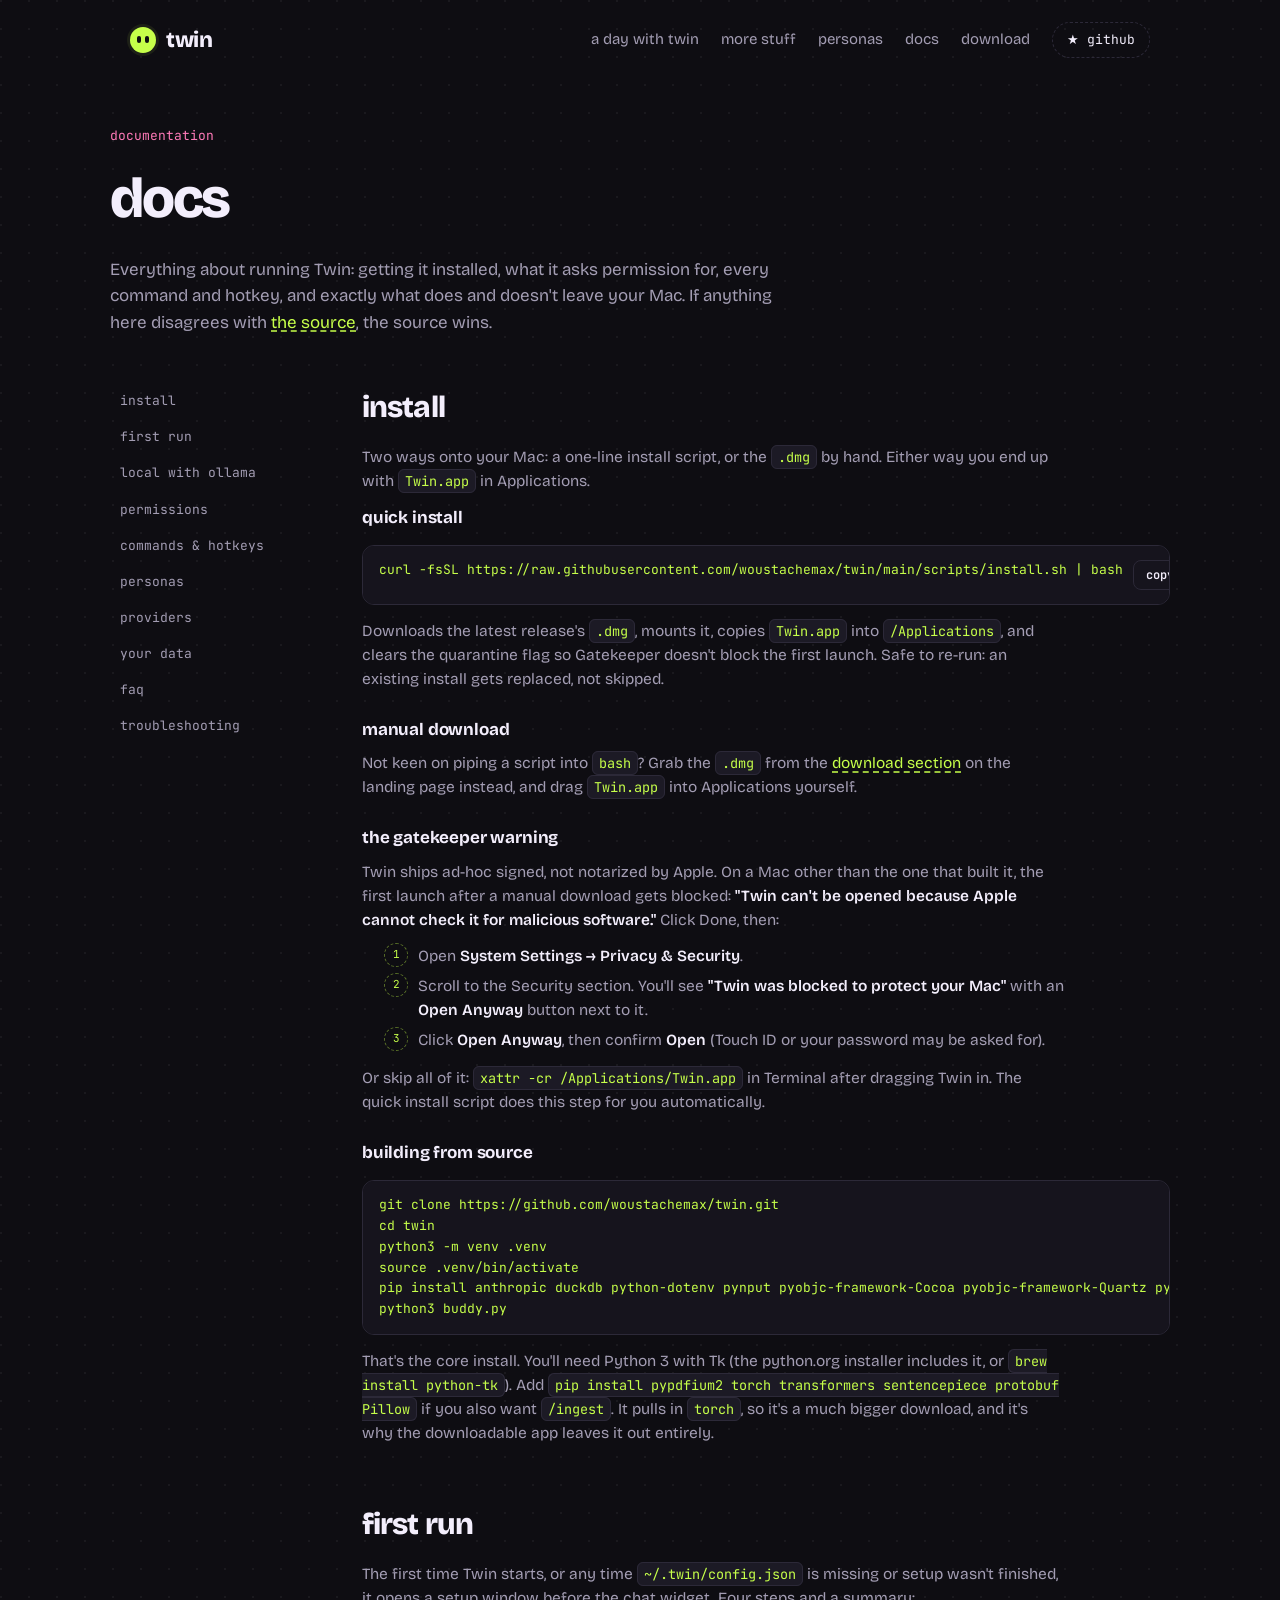
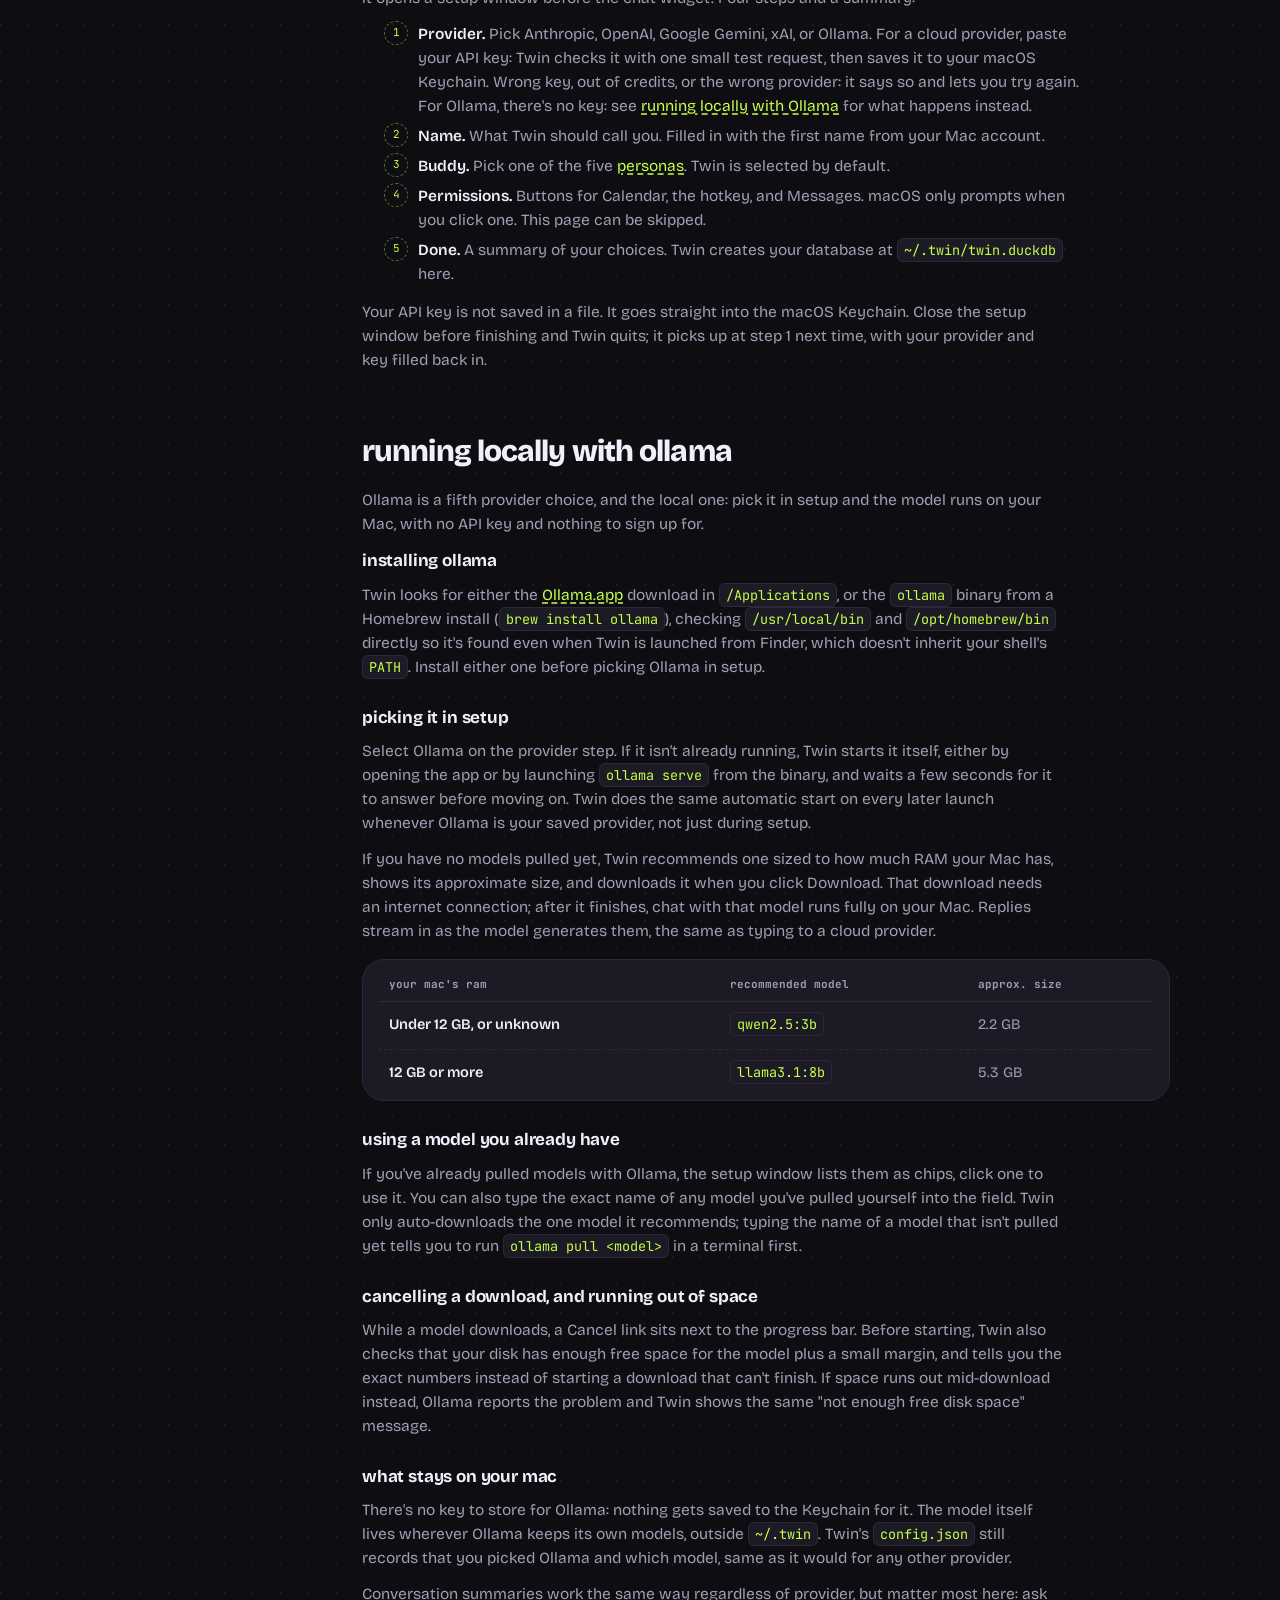
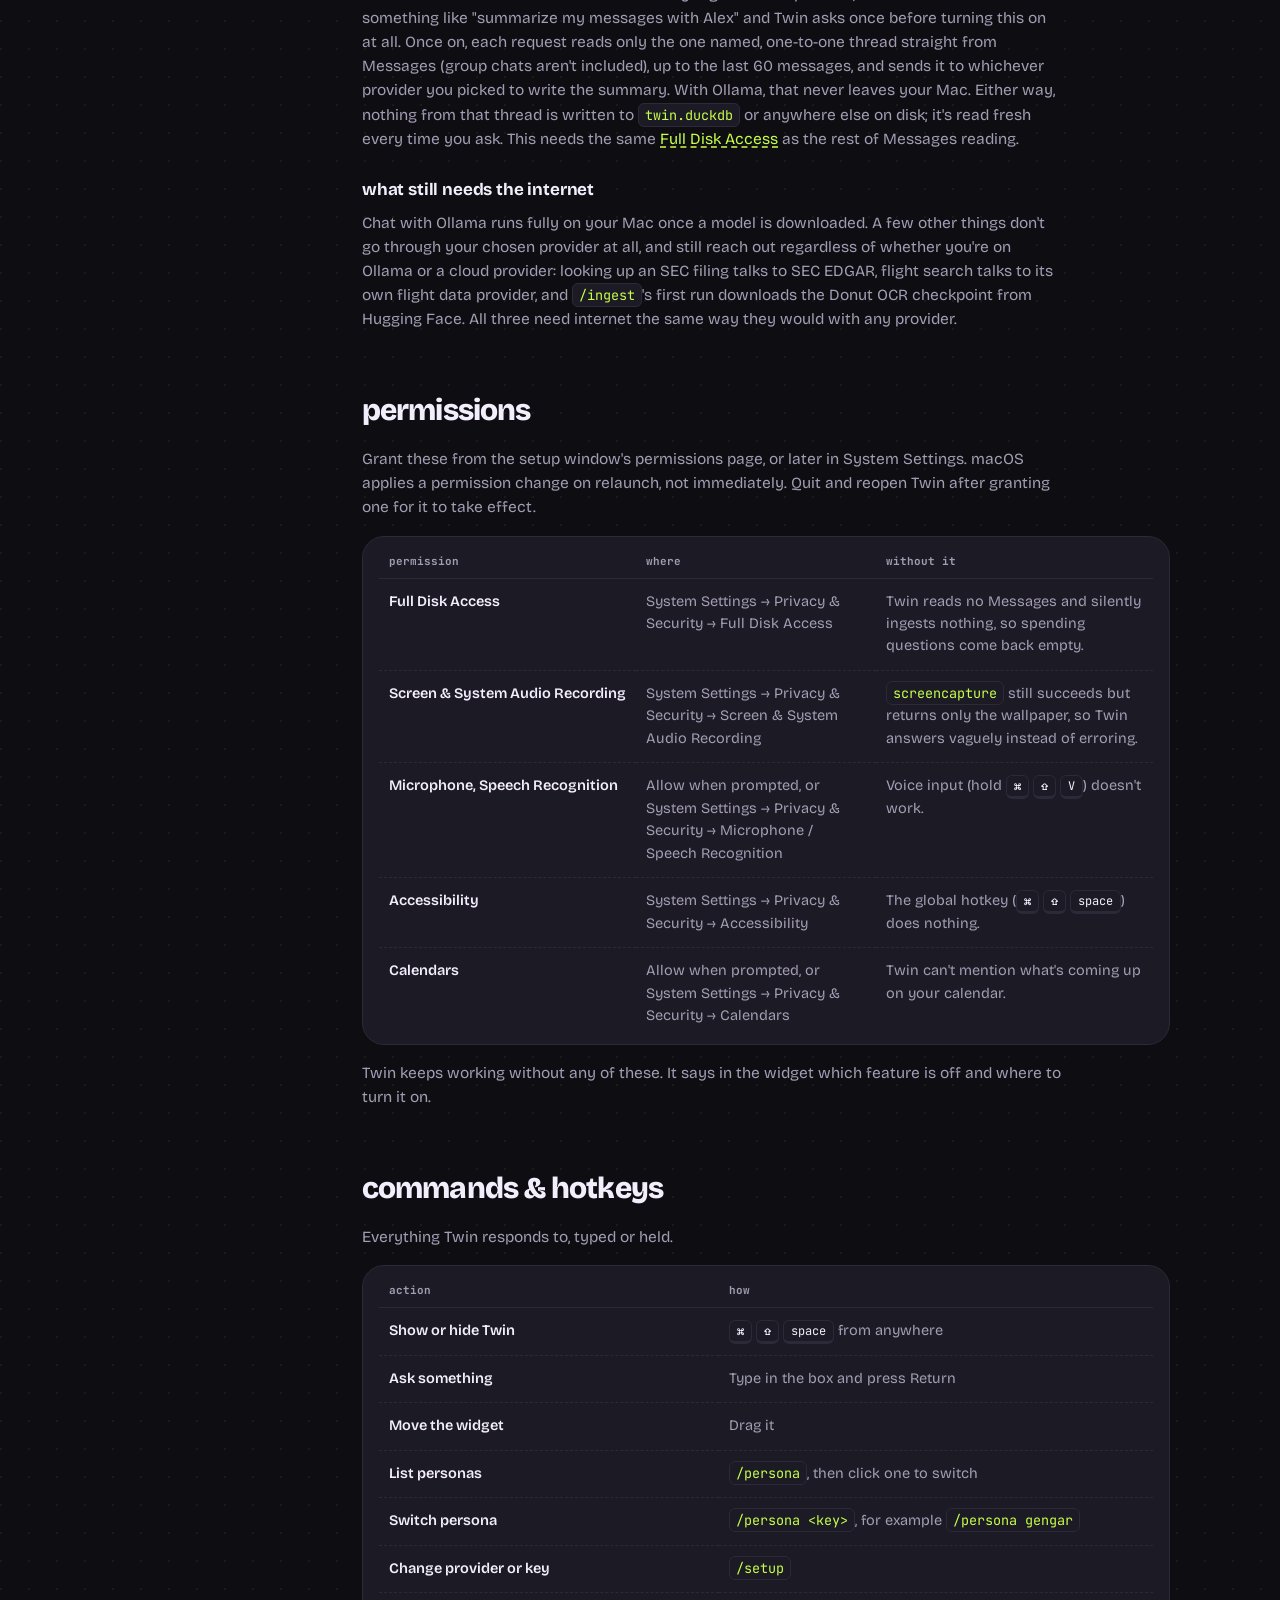
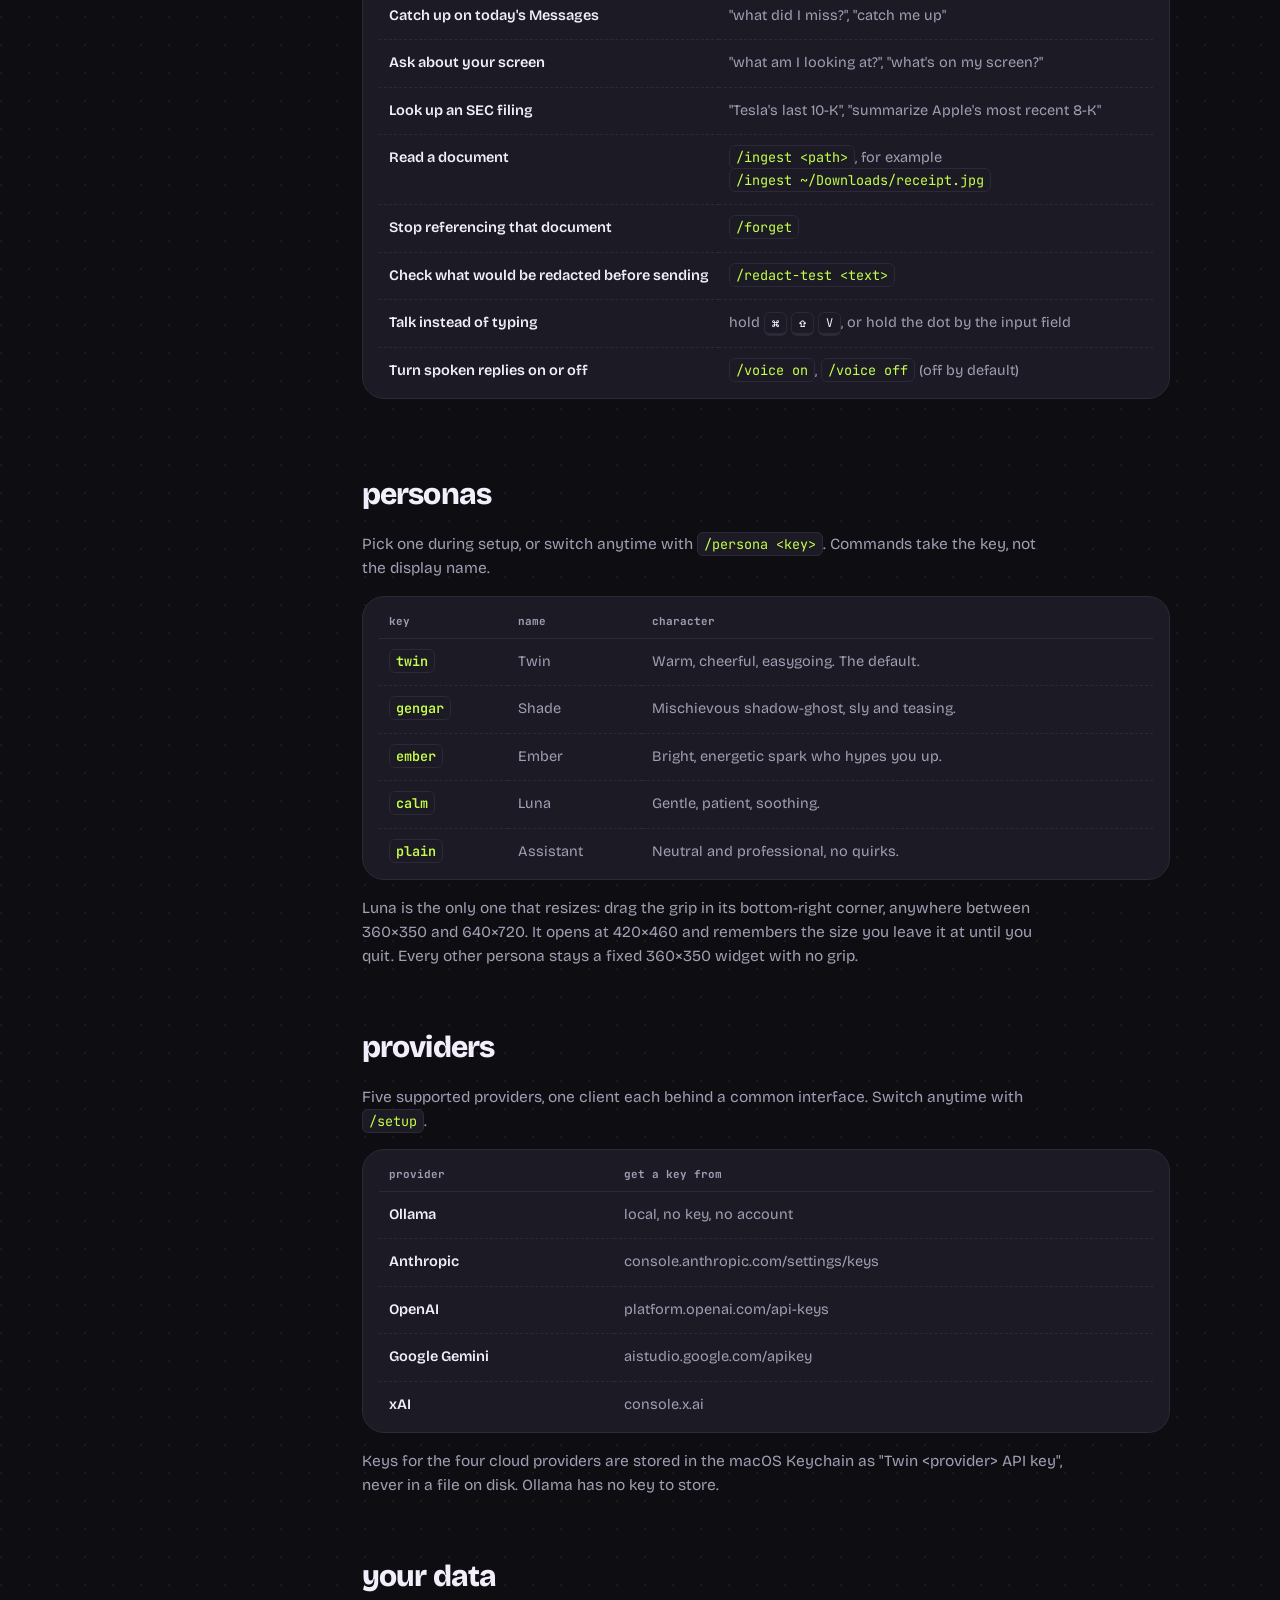
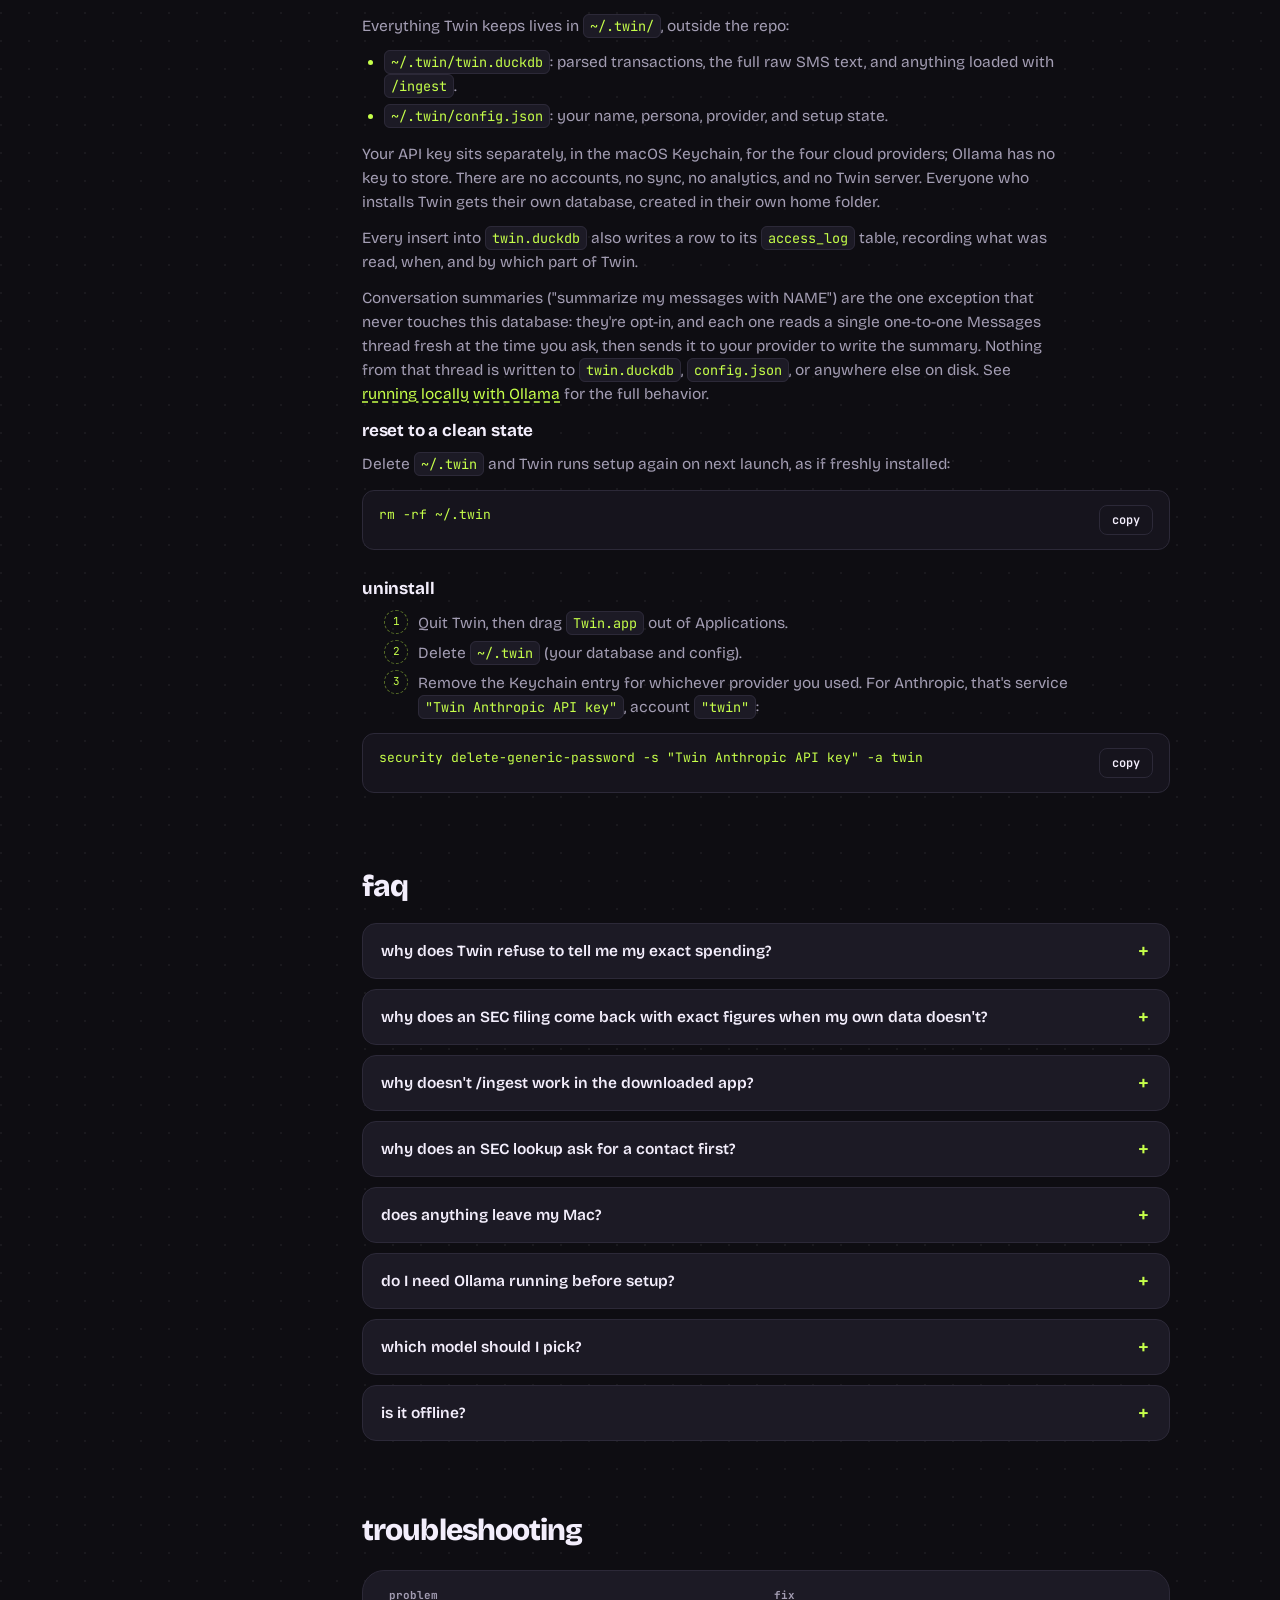
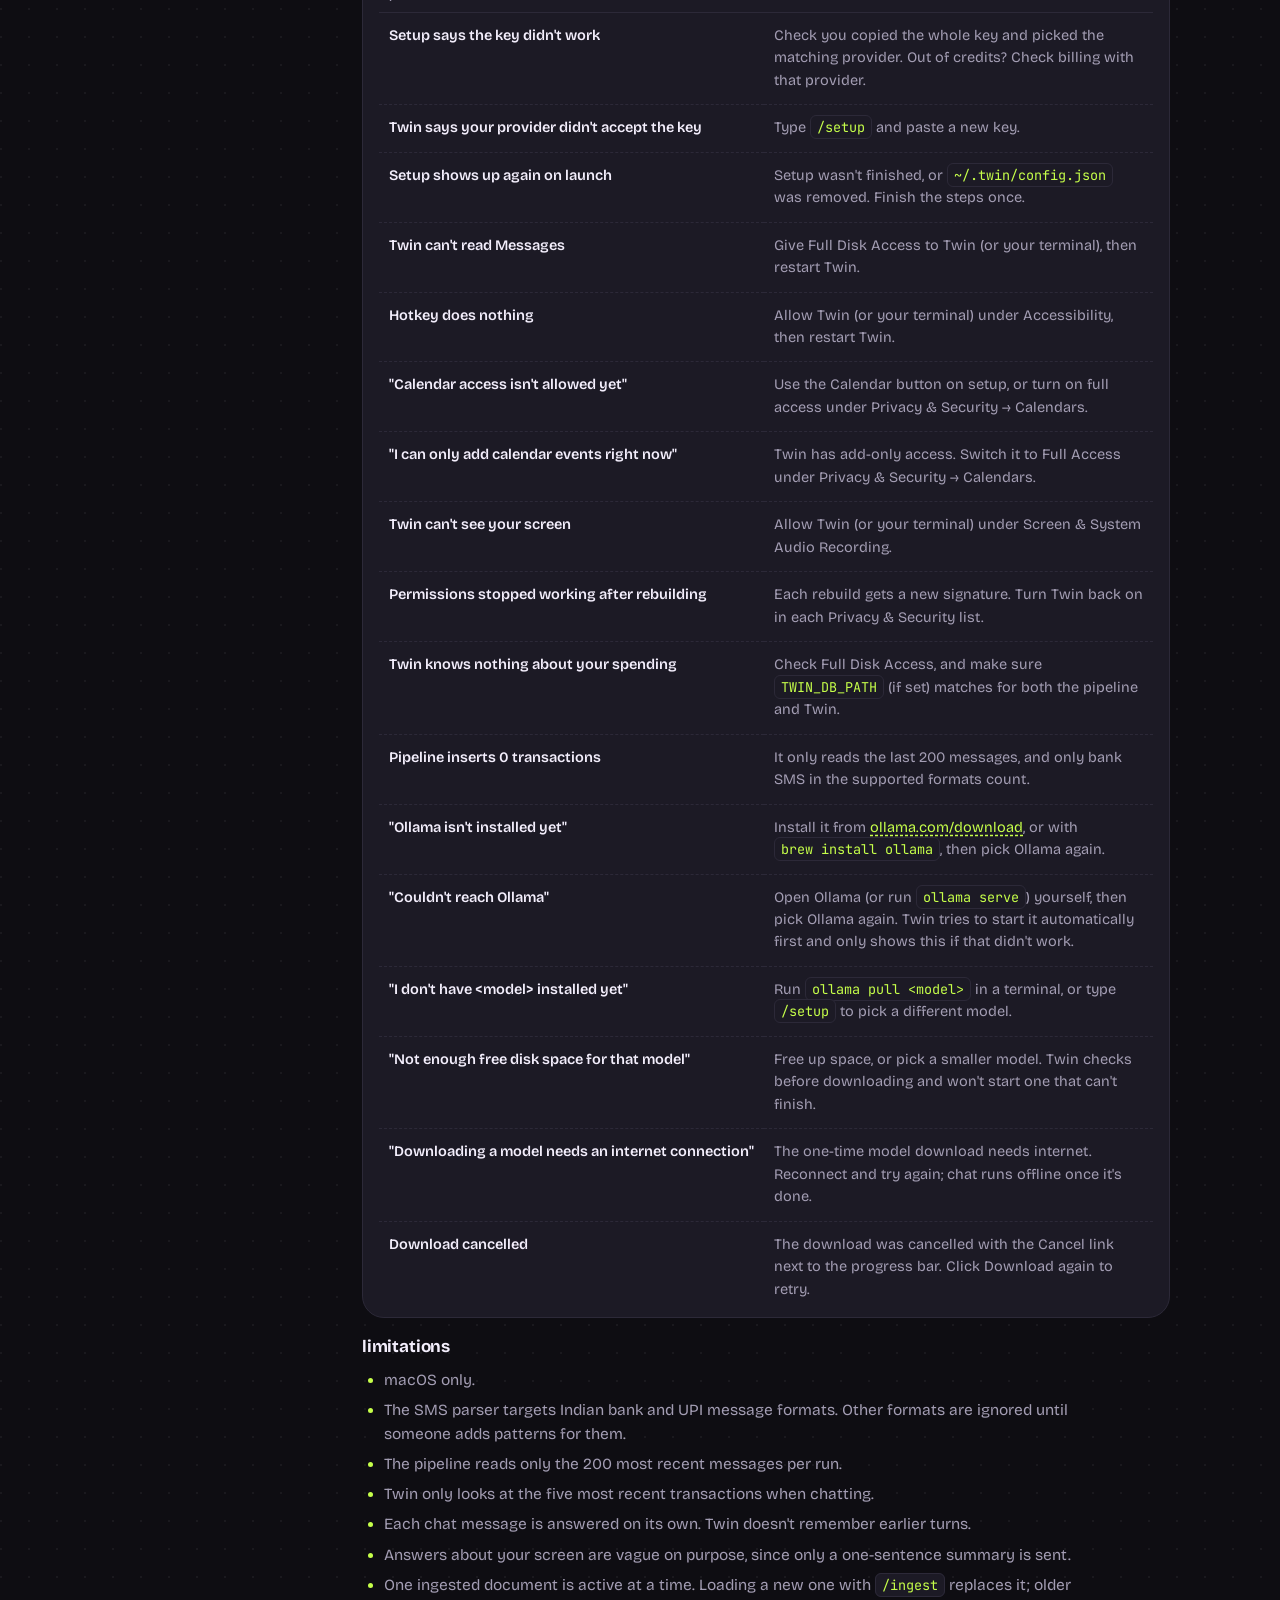
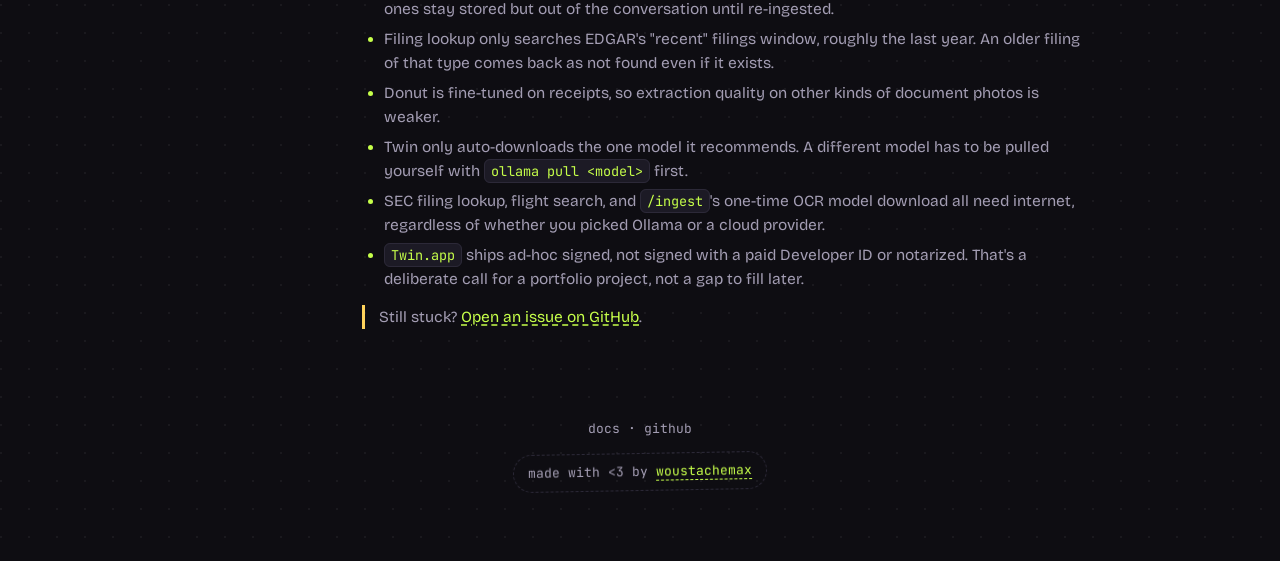
<file: landing/docs/index.html>
<!DOCTYPE html>
<html lang="en">
<head>
<meta charset="UTF-8">
<meta name="viewport" content="width=device-width, initial-scale=1">
<title>docs · Twin</title>
<meta name="description" content="How to install Twin, run it fully local with Ollama and no API key, what it asks permission for, every command and hotkey, and what does and doesn't leave your Mac.">
<link id="favicon" rel="icon" type="image/svg+xml" href="data:image/svg+xml,%3Csvg xmlns='http://www.w3.org/2000/svg' viewBox='0 0 64 64'%3E%3Cellipse cx='32' cy='33' rx='29' ry='27' fill='%23c6ff4a'/%3E%3Crect x='20' y='20' width='7' height='13' rx='3.5' fill='%23111'/%3E%3Crect x='37' y='20' width='7' height='13' rx='3.5' fill='%23111'/%3E%3Cellipse cx='15' cy='38' rx='5' ry='3' fill='%23ff7ab8'/%3E%3Cellipse cx='49' cy='38' rx='5' ry='3' fill='%23ff7ab8'/%3E%3Cpath d='M27 39 Q32 45 37 39' fill='none' stroke='%23111' stroke-width='3' stroke-linecap='round'/%3E%3C/svg%3E">
<link rel="preconnect" href="https://fonts.googleapis.com">
<link rel="preconnect" href="https://fonts.gstatic.com" crossorigin>
<link href="https://fonts.googleapis.com/css2?family=Bricolage+Grotesque:opsz,wght@12..96,400;12..96,600;12..96,800&family=JetBrains+Mono:wght@400;600&display=swap" rel="stylesheet">
<link rel="stylesheet" href="../shared.css">
<style>
* { box-sizing: border-box; margin: 0; padding: 0; }
* { scrollbar-width: none; -ms-overflow-style: none; }
*::-webkit-scrollbar { display: none; }

html { scroll-behavior: smooth; }

body {
  background: var(--bg);
  color: var(--text);
  font-family: var(--sans);
  font-size: 17px;
  line-height: 1.55;
  -webkit-font-smoothing: antialiased;
  overflow-x: hidden;
  background-image: radial-gradient(circle at 1px 1px, #ffffff0d 1px, transparent 0);
  background-size: 28px 28px;
}

a { color: inherit; }

kbd {
  font-family: var(--mono);
  font-size: 12px;
  background: var(--card);
  border: 1px solid var(--line);
  border-bottom-width: 3px;
  border-radius: 6px;
  padding: 2px 7px;
  color: var(--text);
}

.eyebrow {
  font-family: var(--mono);
  font-size: 13px;
  color: var(--pink);
  text-transform: lowercase;
  margin-bottom: 10px;
}

.doc-hero { padding: 46px 0 8px; }
.doc-hero h1 { font-size: clamp(36px, 6vw, 56px); letter-spacing: -0.04em; font-weight: 800; margin-bottom: 14px; }
.doc-intro { color: var(--muted); font-size: 17px; max-width: 62ch; }
.doc-intro a { color: var(--lime); text-decoration: underline; text-decoration-style: dashed; text-underline-offset: 3px; }
.doc-intro a:hover { color: var(--pink); }

.doc-layout {
  display: grid;
  grid-template-columns: 200px minmax(0, 1fr);
  gap: 52px;
  align-items: start;
  padding: 40px 0 20px;
}

.toc-wrap { position: sticky; top: 24px; min-width: 0; }
.doc-content { min-width: 0; }

.toc-toggle { display: none; }

.toc {
  display: flex;
  flex-direction: column;
  gap: 2px;
  font-family: var(--mono);
  font-size: 13px;
}

.toc a {
  color: var(--muted);
  text-decoration: none;
  padding: 7px 10px;
  border-radius: 8px;
  transition: color 0.15s ease, background-color 0.15s ease;
}

.toc a:hover { color: var(--text); }
.toc a.active { color: var(--lime); background: #c6ff4a14; }

.doc-content section { padding: 0 0 56px; }
.doc-content section:last-child { padding-bottom: 20px; }

.doc-content h2 {
  font-size: clamp(24px, 3vw, 30px);
  letter-spacing: -0.03em;
  font-weight: 800;
  margin-bottom: 14px;
  scroll-margin-top: 24px;
}

.doc-content h3 {
  font-size: 17px;
  letter-spacing: -0.01em;
  font-weight: 700;
  margin: 26px 0 8px;
}

.doc-content h3:first-of-type { margin-top: 6px; }

.doc-content p { color: var(--muted); font-size: 15.5px; max-width: 70ch; margin-bottom: 12px; }
.doc-content p:last-child { margin-bottom: 0; }
.doc-content strong { color: var(--text); font-weight: 600; }

.doc-content a { color: var(--lime); text-decoration: underline; text-decoration-style: dashed; text-underline-offset: 3px; }
.doc-content a:hover { color: var(--pink); }

.doc-content code {
  font-family: var(--mono);
  font-size: 13.5px;
  background: var(--card);
  border: 1px solid var(--line);
  padding: 2px 6px;
  border-radius: 6px;
  color: var(--lime);
}

.doc-content ul, .doc-content ol {
  color: var(--muted);
  font-size: 15.5px;
  max-width: 70ch;
  margin: 4px 0 14px 22px;
}

.doc-content li { margin-bottom: 6px; }
.doc-content li::marker { color: var(--lime); }

.cmd-row {
  display: flex;
  align-items: flex-start;
  gap: 10px;
  background: var(--bg-2);
  border: 1px solid var(--line);
  border-radius: 12px;
  padding: 14px 16px;
  margin: 14px 0;
  overflow-x: auto;
}

.cmd-row code, .cmd-row pre {
  font-family: var(--mono);
  font-size: 13px;
  color: var(--lime);
  background: none;
  border: none;
  padding: 0;
  white-space: pre;
  flex: 1;
  line-height: 1.6;
}

.copy-btn {
  flex: none;
  font-family: var(--mono);
  font-size: 12px;
  font-weight: 600;
  color: var(--text);
  background: transparent;
  border: 1px solid var(--line);
  border-radius: 8px;
  padding: 6px 12px;
  cursor: pointer;
  transition: border-color 0.15s ease, color 0.15s ease;
}

.copy-btn:hover, .copy-btn.copied { border-color: var(--lime); color: var(--lime); }

.table-wrap {
  overflow-x: auto;
  background: var(--card);
  border: 1px solid var(--line);
  border-radius: var(--radius);
  padding: 4px 16px;
  margin: 16px 0;
}

table { width: 100%; border-collapse: collapse; font-size: 14.5px; }

th {
  text-align: left;
  color: var(--muted);
  font-family: var(--mono);
  font-size: 11px;
  text-transform: lowercase;
  padding: 12px 10px 8px;
  border-bottom: 1px solid var(--line);
}

td { padding: 12px 10px; border-bottom: 1px dashed var(--line); color: var(--muted); vertical-align: top; }
tr:last-child td { border-bottom: none; }
td:first-child { color: var(--text); font-weight: 600; white-space: nowrap; }
td code { white-space: nowrap; }

@media (max-width: 640px) {
  .table-wrap { padding: 2px 16px; }

  .table-wrap table, .table-wrap tbody, .table-wrap tr, .table-wrap td { display: block; width: auto; }
  .table-wrap thead { display: none; }

  .table-wrap tr { padding: 18px 0; border-bottom: 1px dashed var(--line); }
  .table-wrap tr:last-child { border-bottom: none; }

  .table-wrap td {
    padding: 0;
    border-bottom: none;
    white-space: normal !important;
    font-size: 15px;
    line-height: 1.5;
  }

  .table-wrap td:first-child { font-size: 16px; margin-bottom: 10px; }
  .table-wrap td:not(:first-child) { margin-top: 12px; }

  .table-wrap td[data-label]:not(:first-child)::before {
    content: attr(data-label);
    display: block;
    font-family: var(--mono);
    font-size: 10.5px;
    text-transform: lowercase;
    color: var(--pink);
    opacity: 0.8;
    margin-bottom: 4px;
  }
}

.doc-steps { counter-reset: doc-step; list-style: none; margin-left: 0; }

.doc-steps li {
  counter-increment: doc-step;
  position: relative;
  padding-left: 34px;
}

.doc-steps li::before {
  content: counter(doc-step);
  position: absolute;
  left: 0;
  top: -1px;
  width: 22px;
  height: 22px;
  border-radius: 50%;
  border: 1.5px dashed #c6ff4a66;
  color: var(--lime);
  font-family: var(--mono);
  font-size: 11px;
  display: flex;
  align-items: center;
  justify-content: center;
}

.faq-list { margin-top: 6px; }

.faq-item {
  background: var(--card);
  border: 1px solid var(--line);
  border-radius: 14px;
  padding: 0 18px;
  margin-bottom: 10px;
}

.faq-item summary {
  cursor: pointer;
  padding: 15px 26px 15px 0;
  font-weight: 600;
  color: var(--text);
  font-size: 15.5px;
  list-style: none;
  position: relative;
}

.faq-item summary::-webkit-details-marker { display: none; }

.faq-item summary::after {
  content: "+";
  position: absolute;
  right: 2px;
  top: 13px;
  color: var(--lime);
  font-family: var(--mono);
  font-size: 18px;
}

.faq-item[open] summary::after { content: "\2013"; }
.faq-item[open] summary { border-bottom: 1px dashed var(--line); }
.faq-item p { padding: 14px 0 16px; margin: 0; }

.still-stuck {
  margin-top: 8px;
  border-left: 3px solid var(--sun);
  padding-left: 14px;
  color: var(--muted);
  font-size: 15.5px;
}

@media (max-width: 820px) {
  .doc-layout { grid-template-columns: minmax(0, 1fr); padding: 26px 0 10px; gap: 0; }

  .toc-wrap { position: static; margin-bottom: 22px; }

  .toc-toggle {
    display: flex;
    width: 100%;
    justify-content: space-between;
    align-items: center;
    font-family: var(--mono);
    font-size: 14px;
    font-weight: 600;
    color: var(--text);
    background: var(--card);
    border: 1px solid var(--line);
    border-radius: 14px;
    padding: 13px 16px;
    cursor: pointer;
  }

  .toc {
    display: none;
    background: var(--card);
    border: 1px solid var(--line);
    border-top: none;
    border-radius: 0 0 14px 14px;
    padding: 8px;
    margin-top: -1px;
  }

  .toc.open { display: flex; }

  .doc-hero { padding: 32px 0 4px; }
  .doc-content h2 { margin-top: 4px; }
  .doc-content section { padding: 0 0 44px; }
  .doc-content p, .doc-content ul, .doc-content ol { font-size: 16px; line-height: 1.65; }
  .cmd-row pre { white-space: pre-wrap; word-break: break-word; }
}

@media (prefers-reduced-motion: reduce) {
  html { scroll-behavior: auto; }
}
</style>
</head>
<body>

<div class="wrap">
  <nav>
    <a href="/" class="logo"><span class="logo-dot"></span>twin</a>
    <div class="nav-links">
      <a href="/#day">a day with twin</a>
      <a href="/#features">more stuff</a>
      <a href="/#personas">personas</a>
      <a href="/docs">docs</a>
      <a href="/#get">download</a>
      <a class="gh-btn" href="https://github.com/woustachemax/twin">★ github</a>
    </div>
  </nav>
</div>

<div class="wrap doc-hero">
  <p class="eyebrow">documentation</p>
  <h1>docs</h1>
  <p class="doc-intro">Everything about running Twin: getting it installed, what it asks permission for, every command and hotkey, and exactly what does and doesn't leave your Mac. If anything here disagrees with <a href="https://github.com/woustachemax/twin">the source</a>, the source wins.</p>
</div>

<div class="wrap doc-layout">
  <aside class="toc-wrap">
    <button type="button" class="toc-toggle" id="toc-toggle" aria-expanded="false" aria-controls="toc-nav">contents ▾</button>
    <div class="toc" id="toc-nav" role="navigation" aria-label="table of contents">
      <a href="#install">install</a>
      <a href="#first-run">first run</a>
      <a href="#ollama">local with ollama</a>
      <a href="#permissions">permissions</a>
      <a href="#commands">commands &amp; hotkeys</a>
      <a href="#personas">personas</a>
      <a href="#providers">providers</a>
      <a href="#your-data">your data</a>
      <a href="#faq">faq</a>
      <a href="#troubleshooting">troubleshooting</a>
    </div>
  </aside>

  <main class="doc-content">

    <section id="install">
      <h2>install</h2>
      <p>Two ways onto your Mac: a one-line install script, or the <code>.dmg</code> by hand. Either way you end up with <code>Twin.app</code> in Applications.</p>

      <h3>quick install</h3>
      <div class="cmd-row">
        <code id="cmd-quick">curl -fsSL https://raw.githubusercontent.com/woustachemax/twin/main/scripts/install.sh | bash</code>
        <button type="button" class="copy-btn" data-copy-target="cmd-quick">copy</button>
      </div>
      <p>Downloads the latest release's <code>.dmg</code>, mounts it, copies <code>Twin.app</code> into <code>/Applications</code>, and clears the quarantine flag so Gatekeeper doesn't block the first launch. Safe to re-run: an existing install gets replaced, not skipped.</p>

      <h3>manual download</h3>
      <p>Not keen on piping a script into <code>bash</code>? Grab the <code>.dmg</code> from the <a href="/#get">download section</a> on the landing page instead, and drag <code>Twin.app</code> into Applications yourself.</p>

      <h3>the gatekeeper warning</h3>
      <p>Twin ships ad-hoc signed, not notarized by Apple. On a Mac other than the one that built it, the first launch after a manual download gets blocked: <strong>"Twin can't be opened because Apple cannot check it for malicious software."</strong> Click Done, then:</p>
      <ol class="doc-steps">
        <li>Open <strong>System Settings → Privacy &amp; Security</strong>.</li>
        <li>Scroll to the Security section. You'll see <strong>"Twin was blocked to protect your Mac"</strong> with an <strong>Open Anyway</strong> button next to it.</li>
        <li>Click <strong>Open Anyway</strong>, then confirm <strong>Open</strong> (Touch ID or your password may be asked for).</li>
      </ol>
      <p>Or skip all of it: <code>xattr -cr /Applications/Twin.app</code> in Terminal after dragging Twin in. The quick install script does this step for you automatically.</p>

      <h3>building from source</h3>
      <div class="cmd-row">
        <pre id="cmd-source">git clone https://github.com/woustachemax/twin.git
cd twin
python3 -m venv .venv
source .venv/bin/activate
pip install anthropic duckdb python-dotenv pynput pyobjc-framework-Cocoa pyobjc-framework-Quartz pyobjc-framework-Vision pyobjc-framework-EventKit pyobjc-framework-Speech pyobjc-framework-AVFoundation
python3 buddy.py</pre>
        <button type="button" class="copy-btn" data-copy-target="cmd-source">copy</button>
      </div>
      <p>That's the core install. You'll need Python 3 with Tk (the python.org installer includes it, or <code>brew install python-tk</code>). Add <code>pip install pypdfium2 torch transformers sentencepiece protobuf Pillow</code> if you also want <code>/ingest</code>. It pulls in <code>torch</code>, so it's a much bigger download, and it's why the downloadable app leaves it out entirely.</p>
    </section>

    <section id="first-run">
      <h2>first run</h2>
      <p>The first time Twin starts, or any time <code>~/.twin/config.json</code> is missing or setup wasn't finished, it opens a setup window before the chat widget. Four steps and a summary:</p>
      <ol class="doc-steps">
        <li><strong>Provider.</strong> Pick Anthropic, OpenAI, Google Gemini, xAI, or Ollama. For a cloud provider, paste your API key: Twin checks it with one small test request, then saves it to your macOS Keychain. Wrong key, out of credits, or the wrong provider: it says so and lets you try again. For Ollama, there's no key: see <a href="#ollama">running locally with Ollama</a> for what happens instead.</li>
        <li><strong>Name.</strong> What Twin should call you. Filled in with the first name from your Mac account.</li>
        <li><strong>Buddy.</strong> Pick one of the five <a href="#personas">personas</a>. Twin is selected by default.</li>
        <li><strong>Permissions.</strong> Buttons for Calendar, the hotkey, and Messages. macOS only prompts when you click one. This page can be skipped.</li>
        <li><strong>Done.</strong> A summary of your choices. Twin creates your database at <code>~/.twin/twin.duckdb</code> here.</li>
      </ol>
      <p>Your API key is not saved in a file. It goes straight into the macOS Keychain. Close the setup window before finishing and Twin quits; it picks up at step 1 next time, with your provider and key filled back in.</p>
    </section>

    <section id="ollama">
      <h2>running locally with ollama</h2>
      <p>Ollama is a fifth provider choice, and the local one: pick it in setup and the model runs on your Mac, with no API key and nothing to sign up for.</p>

      <h3>installing ollama</h3>
      <p>Twin looks for either the <a href="https://ollama.com/download">Ollama.app</a> download in <code>/Applications</code>, or the <code>ollama</code> binary from a Homebrew install (<code>brew install ollama</code>), checking <code>/usr/local/bin</code> and <code>/opt/homebrew/bin</code> directly so it's found even when Twin is launched from Finder, which doesn't inherit your shell's <code>PATH</code>. Install either one before picking Ollama in setup.</p>

      <h3>picking it in setup</h3>
      <p>Select Ollama on the provider step. If it isn't already running, Twin starts it itself, either by opening the app or by launching <code>ollama serve</code> from the binary, and waits a few seconds for it to answer before moving on. Twin does the same automatic start on every later launch whenever Ollama is your saved provider, not just during setup.</p>
      <p>If you have no models pulled yet, Twin recommends one sized to how much RAM your Mac has, shows its approximate size, and downloads it when you click Download. That download needs an internet connection; after it finishes, chat with that model runs fully on your Mac. Replies stream in as the model generates them, the same as typing to a cloud provider.</p>
      <div class="table-wrap">
        <table>
          <thead><tr><th>your Mac's RAM</th><th>recommended model</th><th>approx. size</th></tr></thead>
          <tbody>
            <tr><td>Under 12 GB, or unknown</td><td><code>qwen2.5:3b</code></td><td>2.2 GB</td></tr>
            <tr><td>12 GB or more</td><td><code>llama3.1:8b</code></td><td>5.3 GB</td></tr>
          </tbody>
        </table>
      </div>

      <h3>using a model you already have</h3>
      <p>If you've already pulled models with Ollama, the setup window lists them as chips, click one to use it. You can also type the exact name of any model you've pulled yourself into the field. Twin only auto-downloads the one model it recommends; typing the name of a model that isn't pulled yet tells you to run <code>ollama pull &lt;model&gt;</code> in a terminal first.</p>

      <h3>cancelling a download, and running out of space</h3>
      <p>While a model downloads, a Cancel link sits next to the progress bar. Before starting, Twin also checks that your disk has enough free space for the model plus a small margin, and tells you the exact numbers instead of starting a download that can't finish. If space runs out mid-download instead, Ollama reports the problem and Twin shows the same "not enough free disk space" message.</p>

      <h3>what stays on your mac</h3>
      <p>There's no key to store for Ollama: nothing gets saved to the Keychain for it. The model itself lives wherever Ollama keeps its own models, outside <code>~/.twin</code>. Twin's <code>config.json</code> still records that you picked Ollama and which model, same as it would for any other provider.</p>
      <p>Conversation summaries work the same way regardless of provider, but matter most here: ask something like "summarize my messages with Alex" and Twin asks once before turning this on at all. Once on, each request reads only the one named, one-to-one thread straight from Messages (group chats aren't included), up to the last 60 messages, and sends it to whichever provider you picked to write the summary. With Ollama, that never leaves your Mac. Either way, nothing from that thread is written to <code>twin.duckdb</code> or anywhere else on disk; it's read fresh every time you ask. This needs the same <a href="#permissions">Full Disk Access</a> as the rest of Messages reading.</p>

      <h3>what still needs the internet</h3>
      <p>Chat with Ollama runs fully on your Mac once a model is downloaded. A few other things don't go through your chosen provider at all, and still reach out regardless of whether you're on Ollama or a cloud provider: looking up an SEC filing talks to SEC EDGAR, flight search talks to its own flight data provider, and <code>/ingest</code>'s first run downloads the Donut OCR checkpoint from Hugging Face. All three need internet the same way they would with any provider.</p>
    </section>

    <section id="permissions">
      <h2>permissions</h2>
      <p>Grant these from the setup window's permissions page, or later in System Settings. macOS applies a permission change on relaunch, not immediately. Quit and reopen Twin after granting one for it to take effect.</p>
      <div class="table-wrap">
        <table>
          <thead>
            <tr><th>permission</th><th>where</th><th>without it</th></tr>
          </thead>
          <tbody>
            <tr>
              <td>Full Disk Access</td>
              <td>System Settings → Privacy &amp; Security → Full Disk Access</td>
              <td>Twin reads no Messages and silently ingests nothing, so spending questions come back empty.</td>
            </tr>
            <tr>
              <td>Screen &amp; System Audio Recording</td>
              <td>System Settings → Privacy &amp; Security → Screen &amp; System Audio Recording</td>
              <td><code>screencapture</code> still succeeds but returns only the wallpaper, so Twin answers vaguely instead of erroring.</td>
            </tr>
            <tr>
              <td>Microphone, Speech Recognition</td>
              <td>Allow when prompted, or System Settings → Privacy &amp; Security → Microphone / Speech Recognition</td>
              <td>Voice input (hold <kbd>⌘</kbd> <kbd>⇧</kbd> <kbd>V</kbd>) doesn't work.</td>
            </tr>
            <tr>
              <td>Accessibility</td>
              <td>System Settings → Privacy &amp; Security → Accessibility</td>
              <td>The global hotkey (<kbd>⌘</kbd> <kbd>⇧</kbd> <kbd>space</kbd>) does nothing.</td>
            </tr>
            <tr>
              <td>Calendars</td>
              <td>Allow when prompted, or System Settings → Privacy &amp; Security → Calendars</td>
              <td>Twin can't mention what's coming up on your calendar.</td>
            </tr>
          </tbody>
        </table>
      </div>
      <p>Twin keeps working without any of these. It says in the widget which feature is off and where to turn it on.</p>
    </section>

    <section id="commands">
      <h2>commands &amp; hotkeys</h2>
      <p>Everything Twin responds to, typed or held.</p>
      <div class="table-wrap">
        <table>
          <thead><tr><th>action</th><th>how</th></tr></thead>
          <tbody>
            <tr><td>Show or hide Twin</td><td><kbd>⌘</kbd> <kbd>⇧</kbd> <kbd>space</kbd> from anywhere</td></tr>
            <tr><td>Ask something</td><td>Type in the box and press Return</td></tr>
            <tr><td>Move the widget</td><td>Drag it</td></tr>
            <tr><td>List personas</td><td><code>/persona</code>, then click one to switch</td></tr>
            <tr><td>Switch persona</td><td><code>/persona &lt;key&gt;</code>, for example <code>/persona gengar</code></td></tr>
            <tr><td>Change provider or key</td><td><code>/setup</code></td></tr>
            <tr><td>Catch up on today's Messages</td><td>"what did I miss?", "catch me up"</td></tr>
            <tr><td>Ask about your screen</td><td>"what am I looking at?", "what's on my screen?"</td></tr>
            <tr><td>Look up an SEC filing</td><td>"Tesla's last 10-K", "summarize Apple's most recent 8-K"</td></tr>
            <tr><td>Read a document</td><td><code>/ingest &lt;path&gt;</code>, for example <code>/ingest ~/Downloads/receipt.jpg</code></td></tr>
            <tr><td>Stop referencing that document</td><td><code>/forget</code></td></tr>
            <tr><td>Check what would be redacted before sending</td><td><code>/redact-test &lt;text&gt;</code></td></tr>
            <tr><td>Talk instead of typing</td><td>hold <kbd>⌘</kbd> <kbd>⇧</kbd> <kbd>V</kbd>, or hold the dot by the input field</td></tr>
            <tr><td>Turn spoken replies on or off</td><td><code>/voice on</code>, <code>/voice off</code> (off by default)</td></tr>
          </tbody>
        </table>
      </div>
    </section>

    <section id="personas">
      <h2>personas</h2>
      <p>Pick one during setup, or switch anytime with <code>/persona &lt;key&gt;</code>. Commands take the key, not the display name.</p>
      <div class="table-wrap">
        <table>
          <thead><tr><th>key</th><th>name</th><th>character</th></tr></thead>
          <tbody>
            <tr><td><code>twin</code></td><td>Twin</td><td>Warm, cheerful, easygoing. The default.</td></tr>
            <tr><td><code>gengar</code></td><td>Shade</td><td>Mischievous shadow-ghost, sly and teasing.</td></tr>
            <tr><td><code>ember</code></td><td>Ember</td><td>Bright, energetic spark who hypes you up.</td></tr>
            <tr><td><code>calm</code></td><td>Luna</td><td>Gentle, patient, soothing.</td></tr>
            <tr><td><code>plain</code></td><td>Assistant</td><td>Neutral and professional, no quirks.</td></tr>
          </tbody>
        </table>
      </div>
      <p>Luna is the only one that resizes: drag the grip in its bottom-right corner, anywhere between 360×350 and 640×720. It opens at 420×460 and remembers the size you leave it at until you quit. Every other persona stays a fixed 360×350 widget with no grip.</p>
    </section>

    <section id="providers">
      <h2>providers</h2>
      <p>Five supported providers, one client each behind a common interface. Switch anytime with <code>/setup</code>.</p>
      <div class="table-wrap">
        <table>
          <thead><tr><th>provider</th><th>get a key from</th></tr></thead>
          <tbody>
            <tr><td>Ollama</td><td>local, no key, no account</td></tr>
            <tr><td>Anthropic</td><td>console.anthropic.com/settings/keys</td></tr>
            <tr><td>OpenAI</td><td>platform.openai.com/api-keys</td></tr>
            <tr><td>Google Gemini</td><td>aistudio.google.com/apikey</td></tr>
            <tr><td>xAI</td><td>console.x.ai</td></tr>
          </tbody>
        </table>
      </div>
      <p>Keys for the four cloud providers are stored in the macOS Keychain as "Twin &lt;provider&gt; API key", never in a file on disk. Ollama has no key to store.</p>
    </section>

    <section id="your-data">
      <h2>your data</h2>
      <p>Everything Twin keeps lives in <code>~/.twin/</code>, outside the repo:</p>
      <ul>
        <li><code>~/.twin/twin.duckdb</code>: parsed transactions, the full raw SMS text, and anything loaded with <code>/ingest</code>.</li>
        <li><code>~/.twin/config.json</code>: your name, persona, provider, and setup state.</li>
      </ul>
      <p>Your API key sits separately, in the macOS Keychain, for the four cloud providers; Ollama has no key to store. There are no accounts, no sync, no analytics, and no Twin server. Everyone who installs Twin gets their own database, created in their own home folder.</p>
      <p>Every insert into <code>twin.duckdb</code> also writes a row to its <code>access_log</code> table, recording what was read, when, and by which part of Twin.</p>
      <p>Conversation summaries ("summarize my messages with NAME") are the one exception that never touches this database: they're opt-in, and each one reads a single one-to-one Messages thread fresh at the time you ask, then sends it to your provider to write the summary. Nothing from that thread is written to <code>twin.duckdb</code>, <code>config.json</code>, or anywhere else on disk. See <a href="#ollama">running locally with Ollama</a> for the full behavior.</p>

      <h3>reset to a clean state</h3>
      <p>Delete <code>~/.twin</code> and Twin runs setup again on next launch, as if freshly installed:</p>
      <div class="cmd-row">
        <code id="cmd-reset">rm -rf ~/.twin</code>
        <button type="button" class="copy-btn" data-copy-target="cmd-reset">copy</button>
      </div>

      <h3>uninstall</h3>
      <ol class="doc-steps">
        <li>Quit Twin, then drag <code>Twin.app</code> out of Applications.</li>
        <li>Delete <code>~/.twin</code> (your database and config).</li>
        <li>Remove the Keychain entry for whichever provider you used. For Anthropic, that's service <code>"Twin Anthropic API key"</code>, account <code>"twin"</code>:</li>
      </ol>
      <div class="cmd-row">
        <code id="cmd-keychain">security delete-generic-password -s "Twin Anthropic API key" -a twin</code>
        <button type="button" class="copy-btn" data-copy-target="cmd-keychain">copy</button>
      </div>
    </section>

    <section id="faq">
      <h2>faq</h2>
      <div class="faq-list">
        <details class="faq-item">
          <summary>why does Twin refuse to tell me my exact spending?</summary>
          <p>Because the exact numbers never reach it. Before any chat request goes out, your five most recent transactions get turned into vague phrases like "spent money on food earlier this week." Amounts, balances, account numbers, and raw SMS text are stripped before they leave your Mac, not after.</p>
        </details>
        <details class="faq-item">
          <summary>why does an SEC filing come back with exact figures when my own data doesn't?</summary>
          <p>A filing is a public company disclosure, not personal data, so <code>scrub_system()</code> passes its excerpt through unredacted. Your Messages are yours, so they get vagued into fixed phrases first, and anything you <code>/ingest</code> gets <code>redact.py</code>'s full PII pass. Same pipeline, different rules for public disclosure versus personal data.</p>
        </details>
        <details class="faq-item">
          <summary>why doesn't /ingest work in the downloaded app?</summary>
          <p>Its dependencies (Pillow, pypdfium2, torch, transformers, sentencepiece, and protobuf) aren't bundled into the <code>.dmg</code>. Together they'd take the app from about 150 MB to nearly 1 GB for a feature most people won't use. Run Twin from source (see <a href="#install">Install</a>) to get <code>/ingest</code>; everything else works the same either way.</p>
        </details>
        <details class="faq-item">
          <summary>why does an SEC lookup ask for a contact first?</summary>
          <p>SEC EDGAR requires a contact string in the <code>User-Agent</code> header on every request, as part of its fair-access policy. Set it once with <code>/setup edgar</code> or the <code>SEC_EDGAR_CONTACT</code> environment variable, and lookups stop asking.</p>
        </details>
        <details class="faq-item">
          <summary>does anything leave my Mac?</summary>
          <p>Depends which provider you picked. With Ollama, chat stays on your Mac, nothing about the conversation leaves it. With a cloud provider, your chat message, your name, today's calendar titles, and a vague transaction summary go to whichever one you picked. Either way, voice, the digest, and nudges are all built and matched on-device and never touch a provider. There's no Twin server to send anything to in the first place.</p>
        </details>
        <details class="faq-item">
          <summary>do I need Ollama running before setup?</summary>
          <p>No. If it isn't running yet, Twin starts it for you when you pick it, either the app or the <code>ollama serve</code> binary, and waits a few seconds before moving on. You do need Ollama installed first; Twin can't install it for you.</p>
        </details>
        <details class="faq-item">
          <summary>which model should I pick?</summary>
          <p>If you're not sure, use the one Twin recommends: it's sized to how much RAM your Mac has, from <code>qwen2.5:3b</code> on machines under 12 GB of RAM up to <code>llama3.1:8b</code> on machines with more. If you already use Ollama for other things, any model you've pulled works too, just type its name.</p>
        </details>
        <details class="faq-item">
          <summary>is it offline?</summary>
          <p>Chat is, once the model is downloaded: that request goes to <code>localhost</code>, not out to the internet. SEC filing lookup, flight search, and <code>/ingest</code>'s one-time OCR model download still reach out to their own servers no matter which provider you picked, since none of those go through your AI provider at all.</p>
        </details>
      </div>
    </section>

    <section id="troubleshooting">
      <h2>troubleshooting</h2>
      <div class="table-wrap">
        <table>
          <thead><tr><th>problem</th><th>fix</th></tr></thead>
          <tbody>
            <tr><td>Setup says the key didn't work</td><td>Check you copied the whole key and picked the matching provider. Out of credits? Check billing with that provider.</td></tr>
            <tr><td>Twin says your provider didn't accept the key</td><td>Type <code>/setup</code> and paste a new key.</td></tr>
            <tr><td>Setup shows up again on launch</td><td>Setup wasn't finished, or <code>~/.twin/config.json</code> was removed. Finish the steps once.</td></tr>
            <tr><td>Twin can't read Messages</td><td>Give Full Disk Access to Twin (or your terminal), then restart Twin.</td></tr>
            <tr><td>Hotkey does nothing</td><td>Allow Twin (or your terminal) under Accessibility, then restart Twin.</td></tr>
            <tr><td>"Calendar access isn't allowed yet"</td><td>Use the Calendar button on setup, or turn on full access under Privacy &amp; Security → Calendars.</td></tr>
            <tr><td>"I can only add calendar events right now"</td><td>Twin has add-only access. Switch it to Full Access under Privacy &amp; Security → Calendars.</td></tr>
            <tr><td>Twin can't see your screen</td><td>Allow Twin (or your terminal) under Screen &amp; System Audio Recording.</td></tr>
            <tr><td>Permissions stopped working after rebuilding</td><td>Each rebuild gets a new signature. Turn Twin back on in each Privacy &amp; Security list.</td></tr>
            <tr><td>Twin knows nothing about your spending</td><td>Check Full Disk Access, and make sure <code>TWIN_DB_PATH</code> (if set) matches for both the pipeline and Twin.</td></tr>
            <tr><td>Pipeline inserts 0 transactions</td><td>It only reads the last 200 messages, and only bank SMS in the supported formats count.</td></tr>
            <tr><td>"Ollama isn't installed yet"</td><td>Install it from <a href="https://ollama.com/download">ollama.com/download</a>, or with <code>brew install ollama</code>, then pick Ollama again.</td></tr>
            <tr><td>"Couldn't reach Ollama"</td><td>Open Ollama (or run <code>ollama serve</code>) yourself, then pick Ollama again. Twin tries to start it automatically first and only shows this if that didn't work.</td></tr>
            <tr><td>"I don't have &lt;model&gt; installed yet"</td><td>Run <code>ollama pull &lt;model&gt;</code> in a terminal, or type <code>/setup</code> to pick a different model.</td></tr>
            <tr><td>"Not enough free disk space for that model"</td><td>Free up space, or pick a smaller model. Twin checks before downloading and won't start one that can't finish.</td></tr>
            <tr><td>"Downloading a model needs an internet connection"</td><td>The one-time model download needs internet. Reconnect and try again; chat runs offline once it's done.</td></tr>
            <tr><td>Download cancelled</td><td>The download was cancelled with the Cancel link next to the progress bar. Click Download again to retry.</td></tr>
          </tbody>
        </table>
      </div>

      <h3>limitations</h3>
      <ul>
        <li>macOS only.</li>
        <li>The SMS parser targets Indian bank and UPI message formats. Other formats are ignored until someone adds patterns for them.</li>
        <li>The pipeline reads only the 200 most recent messages per run.</li>
        <li>Twin only looks at the five most recent transactions when chatting.</li>
        <li>Each chat message is answered on its own. Twin doesn't remember earlier turns.</li>
        <li>Answers about your screen are vague on purpose, since only a one-sentence summary is sent.</li>
        <li>One ingested document is active at a time. Loading a new one with <code>/ingest</code> replaces it; older ones stay stored but out of the conversation until re-ingested.</li>
        <li>Filing lookup only searches EDGAR's "recent" filings window, roughly the last year. An older filing of that type comes back as not found even if it exists.</li>
        <li>Donut is fine-tuned on receipts, so extraction quality on other kinds of document photos is weaker.</li>
        <li>Twin only auto-downloads the one model it recommends. A different model has to be pulled yourself with <code>ollama pull &lt;model&gt;</code> first.</li>
        <li>SEC filing lookup, flight search, and <code>/ingest</code>'s one-time OCR model download all need internet, regardless of whether you picked Ollama or a cloud provider.</li>
        <li><code>Twin.app</code> ships ad-hoc signed, not signed with a paid Developer ID or notarized. That's a deliberate call for a portfolio project, not a gap to fill later.</li>
      </ul>

      <p class="still-stuck">Still stuck? <a href="https://github.com/woustachemax/twin/issues">Open an issue on GitHub</a>.</p>
    </section>

  </main>
</div>

<footer>
  <div class="wrap">
    <div class="footer-links"><a href="/docs">docs</a> · <a href="https://github.com/woustachemax/twin">github</a></div>
    <span class="made">made with &lt;3 by <a href="https://siddharththakkar.xyz" target="_blank" rel="noopener">woustachemax</a></span>
  </div>
</footer>

<script>
(function () {
  document.querySelectorAll(".table-wrap table").forEach(function (table) {
    var headers = Array.prototype.map.call(table.querySelectorAll("thead th"), function (th) {
      return th.textContent;
    });
    table.querySelectorAll("tbody tr").forEach(function (tr) {
      Array.prototype.forEach.call(tr.children, function (td, i) {
        if (headers[i]) td.setAttribute("data-label", headers[i]);
      });
    });
  });
})();

(function () {
  var toggle = document.getElementById("toc-toggle");
  var toc = document.getElementById("toc-nav");
  if (!toggle || !toc) return;

  toggle.addEventListener("click", function () {
    var open = toc.classList.toggle("open");
    toggle.setAttribute("aria-expanded", open ? "true" : "false");
  });

  toc.querySelectorAll("a").forEach(function (link) {
    link.addEventListener("click", function () {
      toc.classList.remove("open");
      toggle.setAttribute("aria-expanded", "false");
    });
  });
})();

(function () {
  var links = document.querySelectorAll(".toc a");
  var sections = document.querySelectorAll(".doc-content section[id]");
  if (!links.length || !sections.length || !("IntersectionObserver" in window)) return;

  var map = {};
  links.forEach(function (link) { map[link.getAttribute("href").slice(1)] = link; });

  var observer = new IntersectionObserver(function (entries) {
    entries.forEach(function (entry) {
      var link = map[entry.target.id];
      if (!link) return;
      link.classList.toggle("active", entry.isIntersecting);
    });
  }, { rootMargin: "-15% 0px -70% 0px" });

  sections.forEach(function (s) { observer.observe(s); });
})();

document.querySelectorAll("[data-copy-target]").forEach(function (btn) {
  btn.addEventListener("click", function () {
    var target = document.getElementById(btn.dataset.copyTarget);
    if (!target) return;
    var text = target.textContent;
    var original = btn.textContent;
    function done() {
      btn.textContent = "copied!";
      btn.classList.add("copied");
      setTimeout(function () {
        btn.textContent = original;
        btn.classList.remove("copied");
      }, 1800);
    }
    if (navigator.clipboard && navigator.clipboard.writeText) {
      navigator.clipboard.writeText(text).then(done, done);
    } else {
      var ta = document.createElement("textarea");
      ta.value = text;
      ta.style.position = "fixed";
      ta.style.opacity = "0";
      document.body.appendChild(ta);
      ta.select();
      try { document.execCommand("copy"); } catch (err) {}
      document.body.removeChild(ta);
      done();
    }
  });
});
</script>
</body>
</html>
</file>
<file: landing/shared.css>
:root {
  --bg: #0e0d12;
  --bg-2: #16141d;
  --card: #1c1a25;
  --line: #2c2938;
  --text: #f3eefc;
  --muted: #a39db3;
  --lime: #c6ff4a;
  --pink: #ff7ab8;
  --sky: #7ad7ff;
  --sun: #ffd35c;
  --radius: 22px;
  --mono: "JetBrains Mono", ui-monospace, SFMono-Regular, Menlo, monospace;
  --sans: "Bricolage Grotesque", ui-sans-serif, system-ui, sans-serif;
}

.wrap { max-width: 1060px; margin: 0 auto; padding: 0 20px; }

nav {
  display: flex;
  align-items: center;
  justify-content: space-between;
  padding: 22px 0;
}

.logo {
  display: flex;
  align-items: center;
  gap: 10px;
  font-weight: 800;
  font-size: 22px;
  text-decoration: none;
  letter-spacing: -0.02em;
}

.logo-dot {
  width: 26px;
  height: 26px;
  border-radius: 50%;
  background: var(--lime);
  position: relative;
  box-shadow: 0 0 0 3px #c6ff4a14;
}

.logo-dot::before, .logo-dot::after {
  content: "";
  position: absolute;
  top: 9px;
  width: 4px;
  height: 7px;
  border-radius: 3px;
  background: var(--bg);
  animation: blink 4.5s infinite;
}

.logo-dot::before { left: 7px; }
.logo-dot::after { right: 7px; }

@keyframes blink {
  0%, 92%, 100% { transform: scaleY(1); }
  95% { transform: scaleY(0.1); }
}

.nav-links { display: flex; gap: 22px; align-items: center; font-size: 15px; }
.nav-links a { text-decoration: none; color: var(--muted); transition: color 0.15s ease; }
.nav-links a:not(.gh-btn):hover { color: var(--lime); }

.gh-btn {
  border: 1.5px dashed var(--line);
  padding: 7px 14px;
  border-radius: 999px;
  color: var(--text) !important;
  font-family: var(--mono);
  font-size: 13px;
}

.gh-btn { transition: transform 0.15s ease, border-color 0.15s ease; display: inline-block; }
.gh-btn:hover { border-color: var(--lime); transform: translateY(-2px) scale(1.04); }

footer {
  padding: 50px 0 70px;
  text-align: center;
  color: var(--muted);
  font-size: 15px;
}

footer .footer-links {
  font-family: var(--mono);
  font-size: 13px;
  color: var(--muted);
  margin-bottom: 14px;
}

footer .footer-links a { text-decoration: none; color: var(--muted); transition: color 0.15s ease; }
footer .footer-links a:hover { color: var(--lime); }

footer .made a { color: var(--lime); text-decoration: none; border-bottom: 1.5px dashed var(--lime); }
footer .made a:hover { color: var(--pink); border-color: var(--pink); }

footer .made {
  display: inline-block;
  font-family: var(--mono);
  font-size: 13px;
  border: 1px dashed var(--line);
  padding: 8px 14px;
  border-radius: 999px;
  transform: rotate(-1deg);
}

@media (max-width: 820px) {
  .nav-links a:not(.gh-btn) { display: none; }
}
</file>
